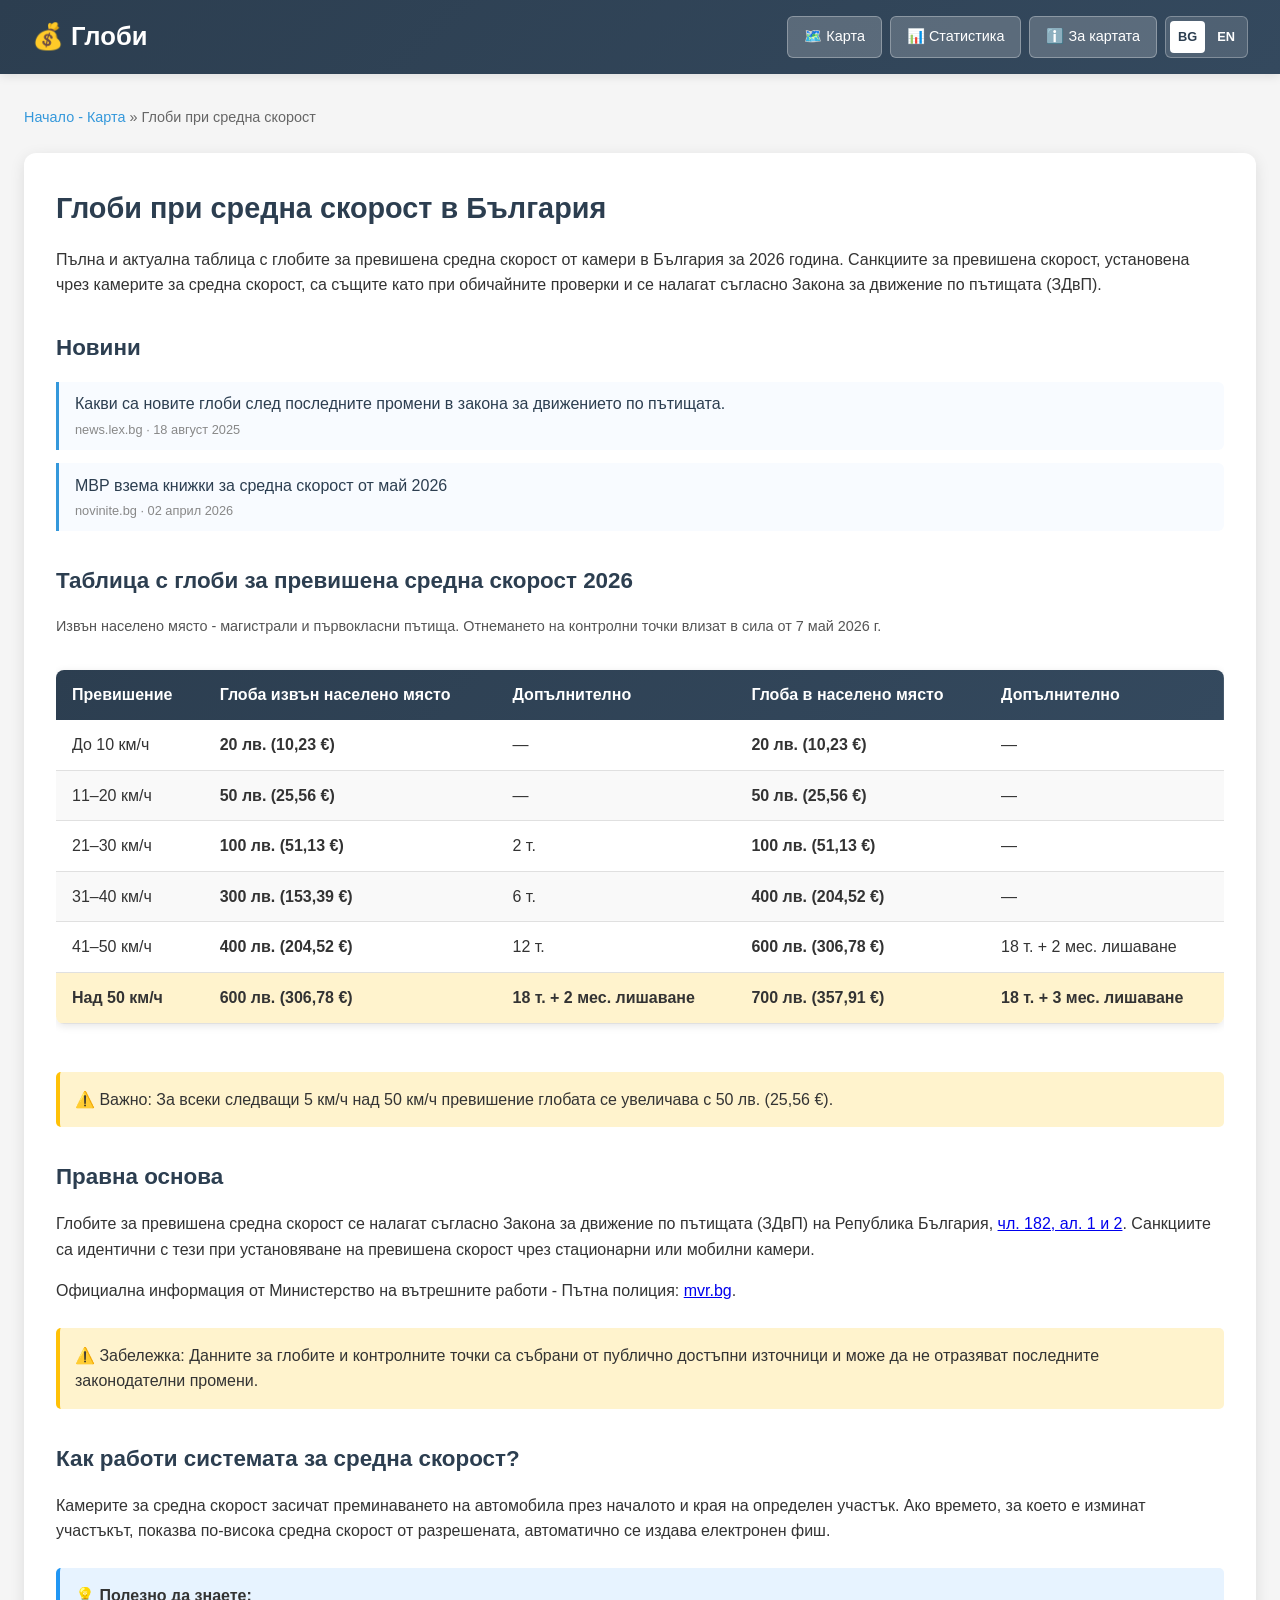
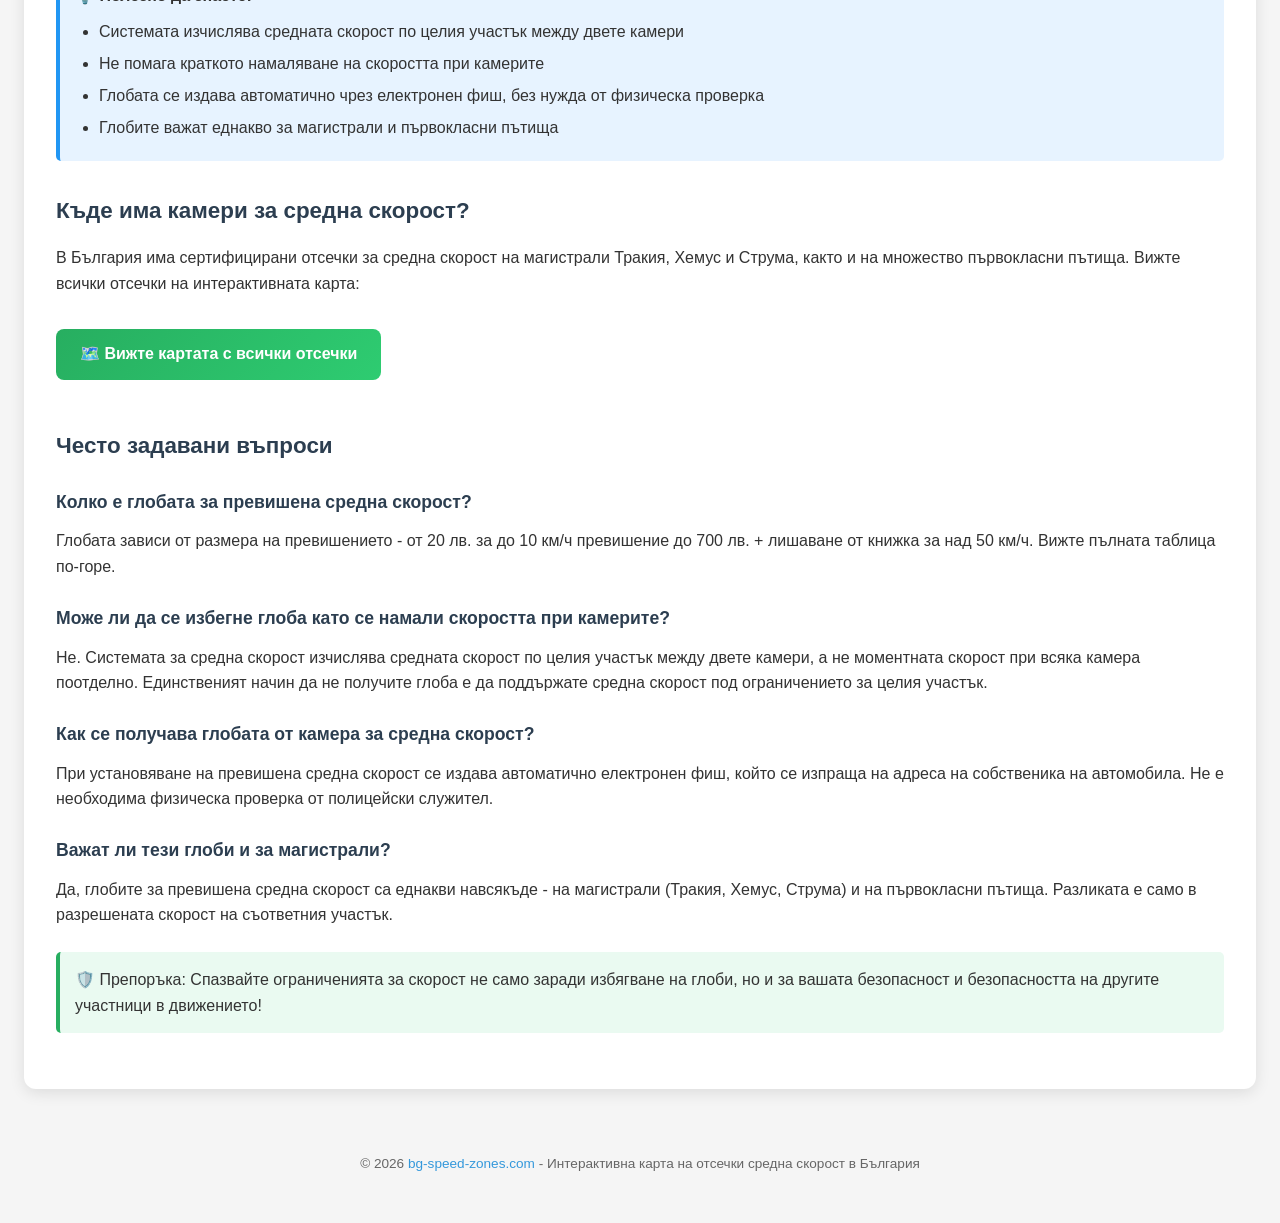
<file: globi-sredna-skorost.html>
<!DOCTYPE html>
<html lang="bg">

<head>
    <meta charset="UTF-8">
    <meta name="viewport" content="width=device-width, initial-scale=1.0">

    <link rel="icon" type="image/png" href="speedometer.png">

    <!-- Primary Meta Tags -->
    <title>Глоби при средна скорост 2026 - таблица с глоби и санкции</title>
    <meta name="title" content="Глоби при средна скорост 2026 - таблица с глоби и санкции">
    <meta name="description" content="Глоби при средна скорост в България 2026 - пълна таблица с глоби за превишена средна скорост от камери. Колко е глобата по ЗДвП чл. 182.">
    <meta name="keywords" content="глоби при средна скорост, глоби средна скорост, глоби превишена средна скорост, глоба превишена скорост, санкции средна скорост българия, глоби камери средна скорост, колко е глобата за средна скорост, глоби скорост магистрала, електронен фиш средна скорост, ЗДвП чл 182, глоби средна скорост 2026, таблица глоби скорост">
    <meta name="author" content="Валери Пенчев">
    <meta name="robots" content="index, follow">
    <meta name="language" content="Bulgarian">

    <!-- Open Graph / Facebook -->
    <meta property="og:type" content="article">
    <meta property="og:url" content="https://bg-speed-zones.com/globi-sredna-skorost">
    <meta property="og:title" content="Глоби при средна скорост 2026 - таблица с глоби и санкции">
    <meta property="og:description" content="Глоби при средна скорост в България 2026 - пълна таблица с глоби за превишена средна скорост от камери на магистрали и първокласни пътища.">
    <meta property="og:locale" content="bg_BG">

    <!-- Twitter -->
    <meta property="twitter:card" content="summary_large_image">
    <meta property="twitter:url" content="https://bg-speed-zones.com/globi-sredna-skorost">
    <meta property="twitter:title" content="Глоби при средна скорост 2026 - таблица с глоби и санкции">
    <meta property="twitter:description" content="Глоби при средна скорост в България 2026 - пълна таблица с глоби за превишена средна скорост от камери на магистрали и първокласни пътища.">

    <!-- Canonical URL -->
    <link rel="canonical" href="https://bg-speed-zones.com/globi-sredna-skorost">
    <link rel="alternate" hreflang="bg" href="https://bg-speed-zones.com/globi-sredna-skorost">
    <link rel="alternate" hreflang="en" href="https://bg-speed-zones.com/en/globi-sredna-skorost">
    <link rel="alternate" hreflang="x-default" href="https://bg-speed-zones.com/globi-sredna-skorost">

    <!-- Structured Data - Article -->
    <script type="application/ld+json">
    {
      "@context": "https://schema.org",
      "@type": "Article",
      "headline": "Глоби при средна скорост в България 2026",
      "description": "Пълна таблица с глоби за превишена средна скорост от камери в България. Санкции по ЗДвП чл. 182 за превишена скорост на магистрали и първокласни пътища.",
      "url": "https://bg-speed-zones.com/globi-sredna-skorost",
      "datePublished": "2026-02-09",
      "dateModified": "2026-02-09",
      "author": {
        "@type": "Person",
        "name": "Валери Пенчев"
      },
      "publisher": {
        "@type": "Person",
        "name": "Валери Пенчев"
      },
      "inLanguage": "bg-BG",
      "mainEntityOfPage": {
        "@type": "WebPage",
        "@id": "https://bg-speed-zones.com/globi-sredna-skorost"
      }
    }
    </script>

    <!-- Structured Data - FAQPage -->
    <script type="application/ld+json">
    {
      "@context": "https://schema.org",
      "@type": "FAQPage",
      "mainEntity": [
        {
          "@type": "Question",
          "name": "Колко е глобата за превишена средна скорост в България?",
          "acceptedAnswer": {
            "@type": "Answer",
            "text": "Глобите за превишена средна скорост зависят от превишението: до 10 км/ч - 20 лв., от 11 до 20 км/ч - 50 лв., от 21 до 30 км/ч - 100 лв., от 31 до 40 км/ч - 400 лв., от 41 до 50 км/ч - 600 лв., над 50 км/ч - 700 лв. плюс 3 месеца лишаване от книжка."
          }
        },
        {
          "@type": "Question",
          "name": "Как работи системата за средна скорост?",
          "acceptedAnswer": {
            "@type": "Answer",
            "text": "Камерите засичат преминаването на автомобила през началото и края на определен участък. Ако времето, за което е изминат, показва по-висока средна скорост от разрешената, автоматично се издава електронен фиш."
          }
        },
        {
          "@type": "Question",
          "name": "Кой закон регламентира глобите за превишена средна скорост?",
          "acceptedAnswer": {
            "@type": "Answer",
            "text": "Глобите за превишена средна скорост се налагат съгласно Закона за движение по пътищата (ЗДвП) на Република България, чл. 182, ал. 1 и 2."
          }
        },
        {
          "@type": "Question",
          "name": "Може ли да се избегне глоба като се намали скоростта при камерите?",
          "acceptedAnswer": {
            "@type": "Answer",
            "text": "Не. Системата изчислява средната скорост по целия участък между двете камери, а не моментната скорост при всяка камера. Краткото намаляване на скоростта при камерите не помага."
          }
        },
        {
          "@type": "Question",
          "name": "Къде има камери за средна скорост в България?",
          "acceptedAnswer": {
            "@type": "Answer",
            "text": "Камери за средна скорост има на магистралите Тракия, Хемус и Струма, както и на първокласни пътища в цялата страна. Вижте интерактивната карта на bg-speed-zones.com за всички сертифицирани отсечки."
          }
        }
      ]
    }
    </script>

    <style>
        * {
            margin: 0;
            padding: 0;
            box-sizing: border-box;
        }

        body {
            font-family: -apple-system, BlinkMacSystemFont, 'Segoe UI', Roboto, sans-serif;
            background: #f5f5f5;
            color: #333;
            line-height: 1.6;
        }

        .header {
            background: linear-gradient(135deg, #2c3e50, #34495e);
            color: white;
            padding: 1rem 2rem;
            box-shadow: 0 2px 10px rgba(0, 0, 0, 0.1);
        }

        .header-content {
            max-width: 1300px;
            margin: 0 auto;
            display: flex;
            justify-content: space-between;
            align-items: center;
        }

        .header h1 {
            font-size: 1.6rem;
            font-weight: 600;
        }

        nav {
            display: flex;
            gap: 0.5rem;
            flex-wrap: wrap;
        }

        nav a {
            color: white;
            text-decoration: none;
            background: rgba(255, 255, 255, 0.2);
            border: 1px solid rgba(255, 255, 255, 0.3);
            padding: 0.5rem 1rem;
            border-radius: 6px;
            font-size: 0.9rem;
            transition: all 0.3s ease;
            white-space: nowrap;
        }

        nav a:hover {
            background: rgba(255, 255, 255, 0.3);
        }

        .language-switcher {
            display: inline-flex;
            gap: 0.25rem;
            background: rgba(255, 255, 255, 0.14);
            border: 1px solid rgba(255, 255, 255, 0.28);
            border-radius: 6px;
            padding: 0.25rem;
        }

        .language-switcher a {
            border: 0;
            border-radius: 4px;
            background: transparent;
            color: white;
            cursor: pointer;
            font-size: 0.8rem;
            font-weight: 700;
            padding: 0.35rem 0.5rem;
        }

        .language-switcher a:hover,
        .language-switcher a.active {
            background: white;
            color: #2c3e50;
        }

        .content {
            max-width: 1300px;
            margin: 2rem auto;
            padding: 0 1.5rem;
        }

        .main-card {
            background: white;
            border-radius: 12px;
            box-shadow: 0 4px 15px rgba(0, 0, 0, 0.1);
            padding: 2rem;
            margin-bottom: 2rem;
        }

        h1.page-title {
            color: #2c3e50;
            font-size: 1.8rem;
            margin-bottom: 1rem;
        }

        h2 {
            color: #2c3e50;
            font-size: 1.4rem;
            margin: 2rem 0 1rem 0;
        }

        h3 {
            color: #2c3e50;
            font-size: 1.1rem;
            margin: 1.5rem 0 0.8rem 0;
        }

        p {
            margin-bottom: 1rem;
        }

        .fines-table {
            width: 100%;
            border-collapse: collapse;
            margin: 1.5rem 0;
            border-radius: 8px;
            overflow: hidden;
            box-shadow: 0 2px 8px rgba(0, 0, 0, 0.1);
        }

        .fines-table thead {
            background: linear-gradient(135deg, #2c3e50, #34495e);
            color: white;
        }

        .fines-table th {
            padding: 12px 16px;
            text-align: left;
            font-weight: 600;
            white-space: nowrap;
        }

        .fines-table td {
            padding: 12px 16px;
            border-bottom: 1px solid #e0e0e0;
            white-space: nowrap;
        }

        .fines-table tbody tr:nth-child(even) {
            background-color: #f9f9f9;
        }

        .fines-table tbody tr:hover {
            background-color: #f0f4f8;
        }

        .fines-table tbody tr:last-child {
            background-color: #fff3cd;
        }

        .fines-table tbody tr:last-child td {
            font-weight: 600;
        }

        .info-box {
            padding: 15px;
            border-radius: 5px;
            margin: 1.5rem 0;
        }

        .info-box-warning {
            background-color: #fff3cd;
            border-left: 4px solid #ffc107;
        }

        .info-box-info {
            background-color: #e7f3ff;
            border-left: 4px solid #2196F3;
        }

        .info-box ul {
            margin: 10px 0 0 0;
            padding-left: 1.5rem;
        }

        .info-box li {
            margin-bottom: 0.4rem;
        }

        .map-link {
            display: inline-block;
            background: linear-gradient(135deg, #27ae60, #2ecc71);
            color: white;
            padding: 0.8rem 1.5rem;
            border-radius: 8px;
            text-decoration: none;
            font-weight: 600;
            margin: 1rem 0;
            transition: all 0.3s ease;
        }

        .map-link:hover {
            transform: translateY(-2px);
            box-shadow: 0 4px 12px rgba(39, 174, 96, 0.3);
        }

        .breadcrumb {
            font-size: 0.9rem;
            color: #666;
            margin-bottom: 1.5rem;
        }

        .breadcrumb a {
            color: #3498db;
            text-decoration: none;
        }

        .breadcrumb a:hover {
            text-decoration: underline;
        }

        .news-list {
            list-style: none;
            padding: 0;
            margin: 1rem 0 0 0;
        }

        .news-list li {
            border-left: 3px solid #3498db;
            padding: 0.6rem 1rem;
            margin-bottom: 0.8rem;
            background: #f8fbff;
            border-radius: 0 6px 6px 0;
        }

        .news-list li a {
            color: #2c3e50;
            text-decoration: none;
            font-weight: 500;
        }

        .news-list li a:hover {
            color: #3498db;
            text-decoration: underline;
        }

        .news-source {
            font-size: 0.8rem;
            color: #888;
            display: block;
            margin-top: 0.2rem;
        }

        footer {
            text-align: center;
            padding: 2rem;
            color: #666;
            font-size: 0.85rem;
        }

        footer a {
            color: #3498db;
            text-decoration: none;
        }

        @media (max-width: 768px) {
            .header {
                padding: 1rem;
            }

            .header-content {
                flex-direction: column;
                gap: 1rem;
                text-align: center;
            }

            .header h1 {
                font-size: 1.3rem;
            }

            nav {
                justify-content: center;
            }

            nav a {
                padding: 0.4rem 0.8rem;
                font-size: 0.85rem;
            }

            .content {
                padding: 0 1rem;
                margin: 1rem auto;
            }

            .main-card {
                padding: 1.5rem;
            }

            h1.page-title {
                font-size: 1.4rem;
            }

            .fines-table th,
            .fines-table td {
                padding: 8px 10px;
                font-size: 0.9rem;
            }
        }
    </style>
</head>

<body data-page="fines">
    <div class="header">
        <div class="header-content">
            <h1 data-i18n="pages.fines.headerTitle">💰 Глоби</h1>
            <nav>
                <a href="/" data-i18n="nav.map">🗺️ Карта</a>
                <a href="/statistika" data-i18n="nav.statistics">📊 Статистика</a>
                <a href="/za-kartata" data-i18n="nav.about">ℹ️ За картата</a>
                <span class="language-switcher">
                    <a href="/globi-sredna-skorost" data-lang-option="bg">BG</a>
                    <a href="/en/globi-sredna-skorost" data-lang-option="en">EN</a>
                </span>
            </nav>
        </div>
    </div>

    <div class="content">
        <div class="breadcrumb">
            <a href="/" data-i18n="pages.fines.breadcrumbHome">Начало - Карта</a> &raquo; <span data-i18n="pages.fines.breadcrumbCurrent">Глоби при средна скорост</span>
        </div>

        <div class="main-card">
            <h1 class="page-title" data-i18n="pages.fines.pageTitle">Глоби при средна скорост в България</h1>
            <p data-i18n="pages.fines.intro">Пълна и актуална таблица с глобите за превишена средна скорост от камери в България за 2026 година. Санкциите за превишена скорост, установена чрез камерите за средна скорост, са същите като при обичайните проверки и се налагат съгласно Закона за движение по пътищата (ЗДвП).</p>

            <h2 data-i18n="pages.fines.newsTitle">Новини</h2>
            <ul class="news-list">
                <li>
                    <a href="https://news.lex.bg/pregled-na-pechata/след-последните-промени-в-закона-за-дв/" target="_blank" rel="noopener" data-i18n="pages.fines.newsFirst">Какви са новите глоби след последните промени в закона за движението по пътищата.</a>
                    <span class="news-source" data-i18n="pages.fines.newsFirstSource">news.lex.bg · 18 август 2025</span>
                </li>
                <li>
                    <a href="https://m.novinite.bg/articles/282696/mvr-vzema-knizhki-za-sredna-skorost-ot-may" target="_blank" rel="noopener" data-i18n="pages.fines.newsSecond">МВР взема книжки за средна скорост от май 2026</a>
                    <span class="news-source" data-i18n="pages.fines.newsSecondSource">novinite.bg · 02 април 2026</span>
                </li>
            </ul>

            <h2 data-i18n="pages.fines.tableTitle">Таблица с глоби за превишена средна скорост 2026</h2>
            <p style="font-size:0.9rem; color:#555; margin-bottom:0.5rem;" data-i18n="pages.fines.tableNote">Извън населено място - магистрали и първокласни пътища. Отнемането на контролни точки влизат в сила от 7 май 2026 г.</p>
            <div style="overflow-x:auto;">
            <table class="fines-table">
                <thead>
                    <tr>
                        <th data-i18n="pages.fines.excess">Превишение</th>
                        <th data-i18n="pages.fines.fine">Глоба извън населено място</th>
                        <th data-i18n="pages.fines.additional">Допълнително</th>
                        <th data-i18n="pages.fines.fineUrban">Глоба в населено място</th>
                        <th data-i18n="pages.fines.additionalUrban">Допълнително</th>
                    </tr>
                </thead>
                <tbody>
                    <tr>
                        <td data-i18n="pages.fines.upTo10">До 10 км/ч</td>
                        <td><strong>20 лв. (10,23 €)</strong></td>
                        <td>—</td>
                        <td><strong>20 лв. (10,23 €)</strong></td>
                        <td>—</td>
                    </tr>
                    <tr>
                        <td>11–20 км/ч</td>
                        <td><strong>50 лв. (25,56 €)</strong></td>
                        <td>—</td>
                        <td><strong>50 лв. (25,56 €)</strong></td>
                        <td>—</td>
                    </tr>
                    <tr>
                        <td>21–30 км/ч</td>
                        <td><strong>100 лв. (51,13 €)</strong></td>
                        <td data-i18n="pages.fines.points2">2 т.</td>
                        <td><strong>100 лв. (51,13 €)</strong></td>
                        <td>—</td>
                    </tr>
                    <tr>
                        <td>31–40 км/ч</td>
                        <td><strong>300 лв. (153,39 €)</strong></td>
                        <td data-i18n="pages.fines.points6">6 т.</td>
                        <td><strong>400 лв. (204,52 €)</strong></td>
                        <td>—</td>
                    </tr>
                    <tr>
                        <td>41–50 км/ч</td>
                        <td><strong>400 лв. (204,52 €)</strong></td>
                        <td data-i18n="pages.fines.points12">12 т.</td>
                        <td><strong>600 лв. (306,78 €)</strong></td>
                        <td data-i18n="pages.fines.suspension2">18 т. + 2 мес. лишаване</td>
                    </tr>
                    <tr>
                        <td data-i18n="pages.fines.over50">Над 50 км/ч</td>
                        <td><strong>600 лв. (306,78 €)</strong></td>
                        <td data-i18n="pages.fines.points18">18 т. + 2 мес. лишаване</td>
                        <td><strong>700 лв. (357,91 €)</strong></td>
                        <td data-i18n="pages.fines.suspension3">18 т. + 3 мес. лишаване</td>
                    </tr>
                </tbody>
            </table>
            </div>

            <div class="info-box info-box-warning">
                <span data-i18n="pages.fines.important">⚠️ Важно: За всеки следващи 5 км/ч над 50 км/ч превишение глобата се увеличава с 50 лв. (25,56 €).</span>
            </div>

            <h2 data-i18n="pages.fines.legalTitle">Правна основа</h2>
            <p data-i18n-html="pages.fines.legalText">Глобите за превишена средна скорост се налагат съгласно Закона за движение по пътищата (ЗДвП) на Република България, <a href="https://lex.bg/laws/ldoc/2134649345#i_11284" target="_blank" rel="noopener noreferrer nofollow">чл. 182, ал. 1 и 2</a>. Санкциите са идентични с тези при установяване на превишена скорост чрез стационарни или мобилни камери.</p>
            <p data-i18n-html="pages.fines.mvrSource">Официална информация от Министерство на вътрешните работи - Пътна полиция: <a href="https://mvr.bg/opp/полезна-информация/полезна-пътна-информация/налагане-на-глоби-и-наказания-за-превишена-скорост" target="_blank" rel="noopener noreferrer nofollow">mvr.bg</a>.</p>

            <div class="info-box info-box-warning">
                <span data-i18n="pages.fines.disclaimer">⚠️ Забележка: Данните за глобите и контролните точки са събрани от публично достъпни източници и може да не отразяват последните законодателни промени.</span>
            </div>

            <h2 data-i18n="pages.fines.howTitle">Как работи системата за средна скорост?</h2>
            <p data-i18n="pages.fines.howText">Камерите за средна скорост засичат преминаването на автомобила през началото и края на определен участък. Ако времето, за което е изминат участъкът, показва по-висока средна скорост от разрешената, автоматично се издава електронен фиш.</p>

            <div class="info-box info-box-info">
                <strong data-i18n="pages.fines.usefulTitle">💡 Полезно да знаете:</strong>
                <ul>
                    <li data-i18n="pages.fines.useful1">Системата изчислява средната скорост по целия участък между двете камери</li>
                    <li data-i18n="pages.fines.useful2">Не помага краткото намаляване на скоростта при камерите</li>
                    <li data-i18n="pages.fines.useful3">Глобата се издава автоматично чрез електронен фиш, без нужда от физическа проверка</li>
                    <li data-i18n="pages.fines.useful4">Глобите важат еднакво за магистрали и първокласни пътища</li>
                </ul>
            </div>

            <h2 data-i18n="pages.fines.whereTitle">Къде има камери за средна скорост?</h2>
            <p data-i18n="pages.fines.whereText">В България има сертифицирани отсечки за средна скорост на магистрали Тракия, Хемус и Струма, както и на множество първокласни пътища. Вижте всички отсечки на интерактивната карта:</p>
            <a href="/" class="map-link" data-i18n="pages.fines.viewMap">🗺️ Вижте картата с всички отсечки</a>

            <h2 data-i18n="pages.fines.faqTitle">Често задавани въпроси</h2>

            <h3 data-i18n="pages.fines.faqFineTitle">Колко е глобата за превишена средна скорост?</h3>
            <p data-i18n="pages.fines.faqFineText">Глобата зависи от размера на превишението - от 20 лв. за до 10 км/ч превишение до 700 лв. + лишаване от книжка за над 50 км/ч. Вижте пълната таблица по-горе.</p>

            <h3 data-i18n="pages.fines.faqSlowTitle">Може ли да се избегне глоба като се намали скоростта при камерите?</h3>
            <p data-i18n="pages.fines.faqSlowText">Не. Системата за средна скорост изчислява средната скорост по целия участък между двете камери, а не моментната скорост при всяка камера поотделно. Единственият начин да не получите глоба е да поддържате средна скорост под ограничението за целия участък.</p>

            <h3 data-i18n="pages.fines.faqReceiveTitle">Как се получава глобата от камера за средна скорост?</h3>
            <p data-i18n="pages.fines.faqReceiveText">При установяване на превишена средна скорост се издава автоматично електронен фиш, който се изпраща на адреса на собственика на автомобила. Не е необходима физическа проверка от полицейски служител.</p>

            <h3 data-i18n="pages.fines.faqMotorwaysTitle">Важат ли тези глоби и за магистрали?</h3>
            <p data-i18n="pages.fines.faqMotorwaysText">Да, глобите за превишена средна скорост са еднакви навсякъде - на магистрали (Тракия, Хемус, Струма) и на първокласни пътища. Разликата е само в разрешената скорост на съответния участък.</p>

            <div class="info-box" style="background:#eafaf1; border-left:4px solid #27ae60; margin-top:1.5rem;">
                <span data-i18n="pages.fines.recommendation">🛡️ Препоръка: Спазвайте ограниченията за скорост не само заради избягване на глоби, но и за вашата безопасност и безопасността на другите участници в движението!</span>
            </div>
        </div>
    </div>

    <footer>
        <p>&copy; 2026 <a href="/">bg-speed-zones.com</a> - <span data-i18n="siteFooter.text">Интерактивна карта на отсечки средна скорост в България</span></p>
    </footer>
    <script src="locales/bg.js"></script>
    <script src="locales/en.js"></script>
    <script src="i18n.js"></script>
</body>

</html>
</file>
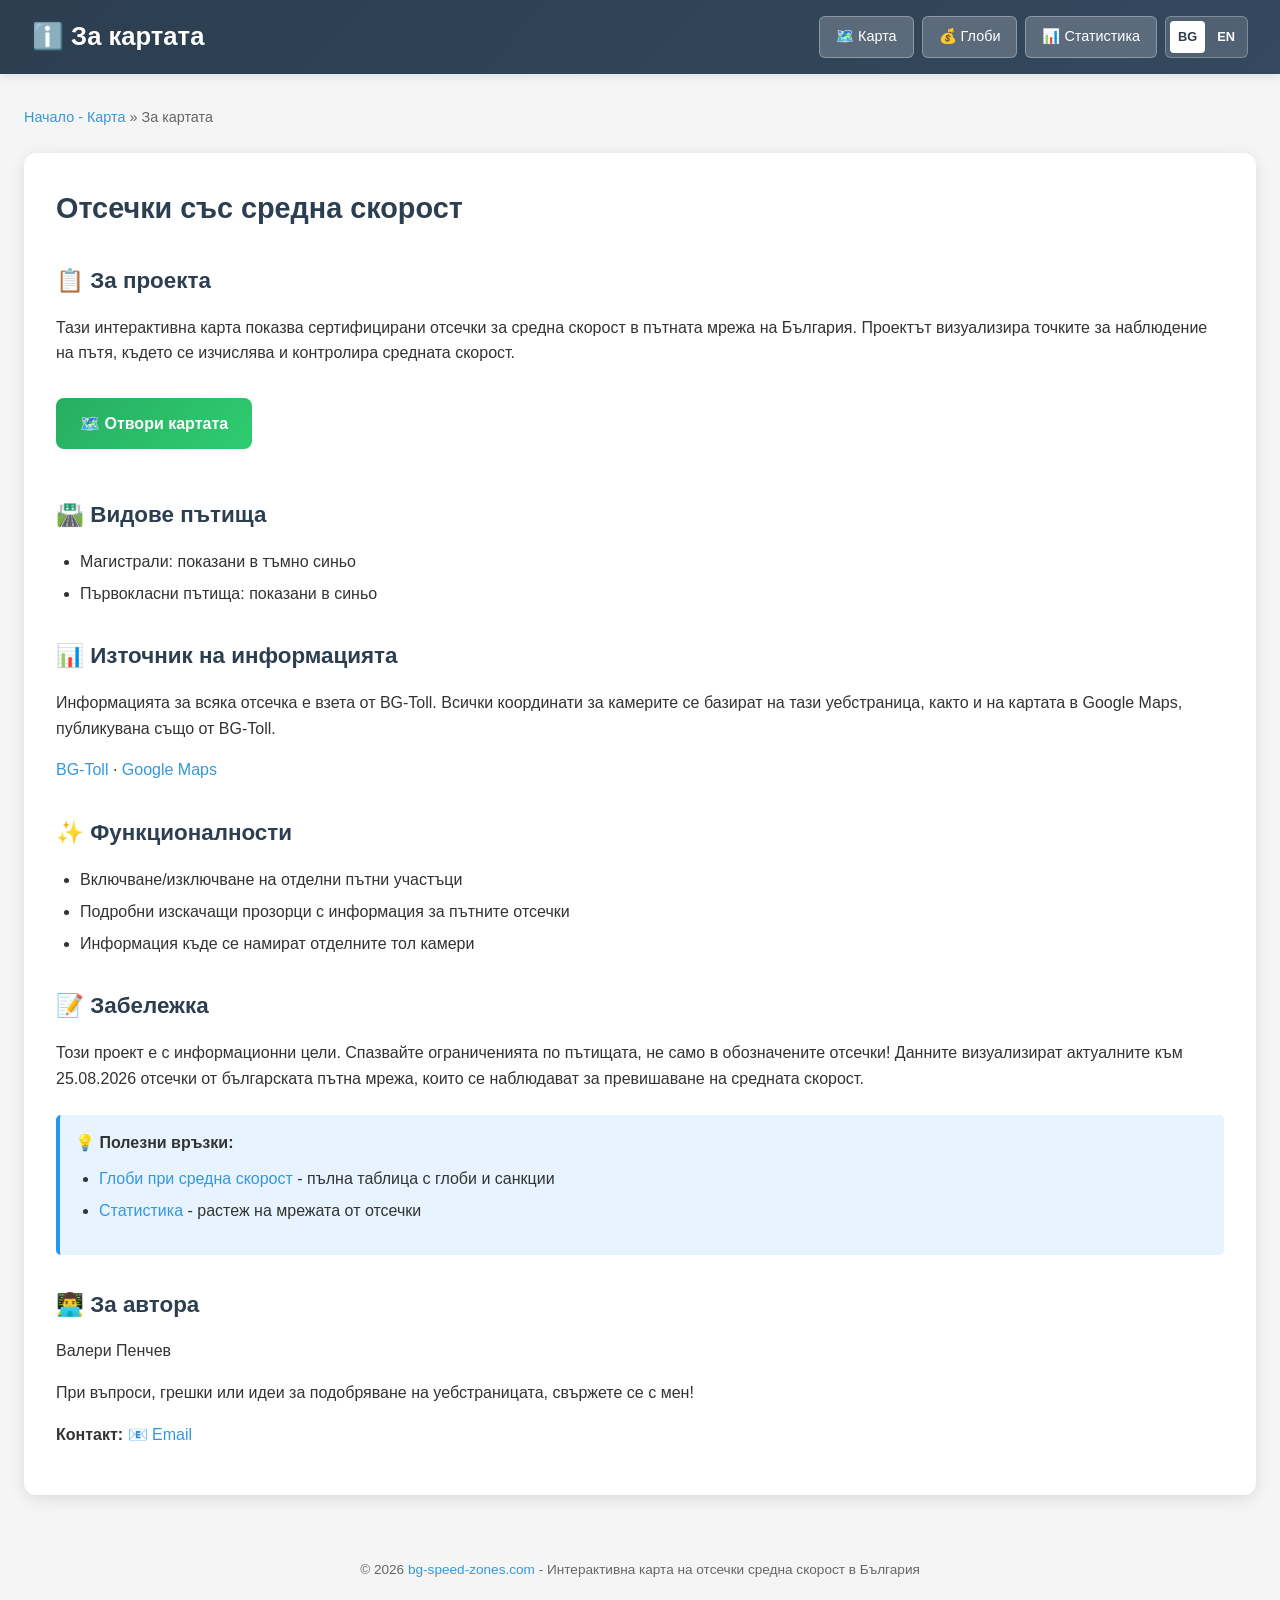
<file: za-kartata.html>
<!DOCTYPE html>
<html lang="bg">

<head>
    <meta charset="UTF-8">
    <meta name="viewport" content="width=device-width, initial-scale=1.0">

    <link rel="icon" type="image/png" href="speedometer.png">

    <!-- Primary Meta Tags -->
    <title>За картата - Отсечки средна скорост България</title>
    <meta name="title" content="За картата - Отсечки средна скорост България">
    <meta name="description" content="Информация за интерактивната карта на отсечки за средна скорост в България. Източник на данните, функционалности и контакт.">
    <meta name="keywords" content="отсечки средна скорост, карта средна скорост българия, камери средна скорост информация, bg toll средна скорост">
    <meta name="author" content="Валери Пенчев">
    <meta name="robots" content="index, follow">
    <meta name="language" content="Bulgarian">

    <!-- Open Graph / Facebook -->
    <meta property="og:type" content="website">
    <meta property="og:url" content="https://bg-speed-zones.com/za-kartata">
    <meta property="og:title" content="За картата - Отсечки средна скорост България">
    <meta property="og:description" content="Информация за интерактивната карта на отсечки за средна скорост в България.">
    <meta property="og:locale" content="bg_BG">

    <!-- Twitter -->
    <meta property="twitter:card" content="summary_large_image">
    <meta property="twitter:url" content="https://bg-speed-zones.com/za-kartata">
    <meta property="twitter:title" content="За картата - Отсечки средна скорост България">
    <meta property="twitter:description" content="Информация за интерактивната карта на отсечки за средна скорост в България.">

    <!-- Canonical URL -->
    <link rel="canonical" href="https://bg-speed-zones.com/za-kartata">
    <link rel="alternate" hreflang="bg" href="https://bg-speed-zones.com/za-kartata">
    <link rel="alternate" hreflang="en" href="https://bg-speed-zones.com/en/za-kartata">
    <link rel="alternate" hreflang="x-default" href="https://bg-speed-zones.com/za-kartata">

    <style>
        * { margin: 0; padding: 0; box-sizing: border-box; }
        body { font-family: -apple-system, BlinkMacSystemFont, 'Segoe UI', Roboto, sans-serif; background: #f5f5f5; color: #333; line-height: 1.6; }
        .header { background: linear-gradient(135deg, #2c3e50, #34495e); color: white; padding: 1rem 2rem; box-shadow: 0 2px 10px rgba(0,0,0,0.1); }
        .header-content { max-width: 1300px; margin: 0 auto; display: flex; justify-content: space-between; align-items: center; }
        .header h1 { font-size: 1.6rem; font-weight: 600; }
        nav { display: flex; gap: 0.5rem; flex-wrap: wrap; }
        nav a { color: white; text-decoration: none; background: rgba(255,255,255,0.2); border: 1px solid rgba(255,255,255,0.3); padding: 0.5rem 1rem; border-radius: 6px; font-size: 0.9rem; transition: all 0.3s ease; white-space: nowrap; }
        nav a:hover { background: rgba(255,255,255,0.3); }
        .language-switcher { display: inline-flex; gap: 0.25rem; background: rgba(255,255,255,0.14); border: 1px solid rgba(255,255,255,0.28); border-radius: 6px; padding: 0.25rem; }
        .language-switcher a { border: 0; border-radius: 4px; background: transparent; color: white; cursor: pointer; font-size: 0.8rem; font-weight: 700; padding: 0.35rem 0.5rem; }
        .language-switcher a:hover, .language-switcher a.active { background: white; color: #2c3e50; }
        .content { max-width: 1300px; margin: 2rem auto; padding: 0 1.5rem; }
        .main-card { background: white; border-radius: 12px; box-shadow: 0 4px 15px rgba(0,0,0,0.1); padding: 2rem; margin-bottom: 2rem; }
        h1.page-title { color: #2c3e50; font-size: 1.8rem; margin-bottom: 1rem; }
        h2 { color: #2c3e50; font-size: 1.4rem; margin: 2rem 0 1rem 0; }
        h3 { color: #2c3e50; font-size: 1.1rem; margin: 1.5rem 0 0.8rem 0; }
        p { margin-bottom: 1rem; }
        ul { margin-bottom: 1rem; padding-left: 1.5rem; }
        li { margin-bottom: 0.4rem; }
        a { color: #3498db; text-decoration: none; }
        a:hover { text-decoration: underline; }
        .breadcrumb { font-size: 0.9rem; color: #666; margin-bottom: 1.5rem; }
        .map-link { display: inline-block; background: linear-gradient(135deg, #27ae60, #2ecc71); color: white; padding: 0.8rem 1.5rem; border-radius: 8px; text-decoration: none; font-weight: 600; margin: 1rem 0; transition: all 0.3s ease; }
        .map-link:hover { transform: translateY(-2px); box-shadow: 0 4px 12px rgba(39,174,96,0.3); text-decoration: none; }
        .info-box { padding: 15px; border-radius: 5px; margin: 1.5rem 0; background-color: #e7f3ff; border-left: 4px solid #2196F3; }
        footer { text-align: center; padding: 2rem; color: #666; font-size: 0.85rem; }
        footer a { color: #3498db; text-decoration: none; }
        @media (max-width: 768px) {
            .header { padding: 1rem; }
            .header-content { flex-direction: column; gap: 1rem; text-align: center; }
            .header h1 { font-size: 1.3rem; }
            nav { justify-content: center; }
            nav a { padding: 0.4rem 0.8rem; font-size: 0.85rem; }
            .content { padding: 0 1rem; margin: 1rem auto; }
            .main-card { padding: 1.5rem; }
            h1.page-title { font-size: 1.4rem; }
        }
    </style>
</head>

<body data-page="about">
    <div class="header">
        <div class="header-content">
            <h1 data-i18n="pages.about.headerTitle">ℹ️ За картата</h1>
            <nav>
                <a href="/" data-i18n="nav.map">🗺️ Карта</a>
                <a href="/globi-sredna-skorost" data-i18n="nav.fines">💰 Глоби</a>
                <a href="/statistika" data-i18n="nav.statistics">📊 Статистика</a>
                <span class="language-switcher">
                    <a href="/za-kartata" data-lang-option="bg">BG</a>
                    <a href="/en/za-kartata" data-lang-option="en">EN</a>
                </span>
            </nav>
        </div>
    </div>

    <div class="content">
        <div class="breadcrumb">
            <a href="/" data-i18n="pages.about.breadcrumbHome">Начало - Карта</a> &raquo; <span data-i18n="pages.about.breadcrumbCurrent">За картата</span>
        </div>

        <div class="main-card">
            <h1 class="page-title" data-i18n="pages.about.pageTitle">Отсечки със средна скорост</h1>

            <h2 data-i18n="pages.about.projectTitle">📋 За проекта</h2>
            <p data-i18n="pages.about.projectText">Тази интерактивна карта показва сертифицирани отсечки за средна скорост в пътната мрежа на България.
                Проектът визуализира точките за наблюдение на пътя, където се изчислява и контролира средната скорост.</p>

            <a href="/" class="map-link" data-i18n="pages.about.openMap">🗺️ Отвори картата</a>

            <h2 data-i18n="pages.about.roadTypesTitle">🛣️ Видове пътища</h2>
            <ul>
                <li data-i18n="pages.about.highwaysType">Магистрали: показани в тъмно синьо</li>
                <li data-i18n="pages.about.mainRoadsType">Първокласни пътища: показани в синьо</li>
            </ul>

            <h2 data-i18n="pages.about.sourcesTitle">📊 Източник на информацията</h2>
            <p data-i18n="pages.about.sourcesText">Информацията за всяка отсечка е взета от BG-Toll. Всички координати за камерите се базират на тази уебстраница, както и на картата в Google Maps, публикувана също от BG-Toll.</p>
            <p><a href="https://www.bgtoll.bg/vaprosi-i-otgovori/sredna-skorost/wim" target="_blank" rel="noopener noreferrer nofollow">BG-Toll</a> · <a href="https://www.google.com/maps/d/u/0/viewer?mid=1bydr93x-u18Oz3lm7ngmWhVTgsP2Eys&ll=42.70781135198676%2C25.26928449999999&z=8" target="_blank" rel="noopener noreferrer nofollow">Google Maps</a></p>

            <h2 data-i18n="pages.about.featuresTitle">✨ Функционалности</h2>
            <ul>
                <li data-i18n="pages.about.featureToggle">Включване/изключване на отделни пътни участъци</li>
                <li data-i18n="pages.about.featurePopups">Подробни изскачащи прозорци с информация за пътните отсечки</li>
                <li data-i18n="pages.about.featureCameras">Информация къде се намират отделните тол камери</li>
            </ul>

            <h2 data-i18n="pages.about.noteTitle">📝 Забележка</h2>
            <p data-i18n="pages.about.noteText">Този проект е с информационни цели. Спазвайте ограниченията по пътищата, не само в обозначените отсечки! Данните визуализират актуалните към 25.08.2026 отсечки от българската пътна мрежа, които се наблюдават за превишаване на средната скорост.</p>

            <div class="info-box">
                <strong data-i18n="pages.about.usefulLinks">💡 Полезни връзки:</strong>
                <ul style="margin-top: 10px;">
                    <li><a href="/globi-sredna-skorost" data-i18n="pages.about.finesLink">Глоби при средна скорост</a> - <span data-i18n="pages.about.finesLinkDescription">пълна таблица с глоби и санкции</span></li>
                    <li><a href="/statistika" data-i18n="pages.about.statsLink">Статистика</a> - <span data-i18n="pages.about.statsLinkDescription">растеж на мрежата от отсечки</span></li>
                </ul>
            </div>

            <h2 data-i18n="pages.about.authorTitle">👨‍💻 За автора</h2>
            <p data-i18n="pages.about.authorName">Валери Пенчев</p>
            <p data-i18n="pages.about.authorText">При въпроси, грешки или идеи за подобряване на уебстраницата, свържете се с мен!</p>
            <p><strong data-i18n="pages.about.contact">Контакт:</strong>
                <a href="mailto:valeri.projects@gmail.com">📧 Email</a>
            </p>
        </div>
    </div>

    <footer>
        <p>&copy; 2026 <a href="/">bg-speed-zones.com</a> - <span data-i18n="siteFooter.text">Интерактивна карта на отсечки средна скорост в България</span></p>
    </footer>
    <script src="locales/bg.js"></script>
    <script src="locales/en.js"></script>
    <script src="i18n.js"></script>
</body>

</html>
</file>
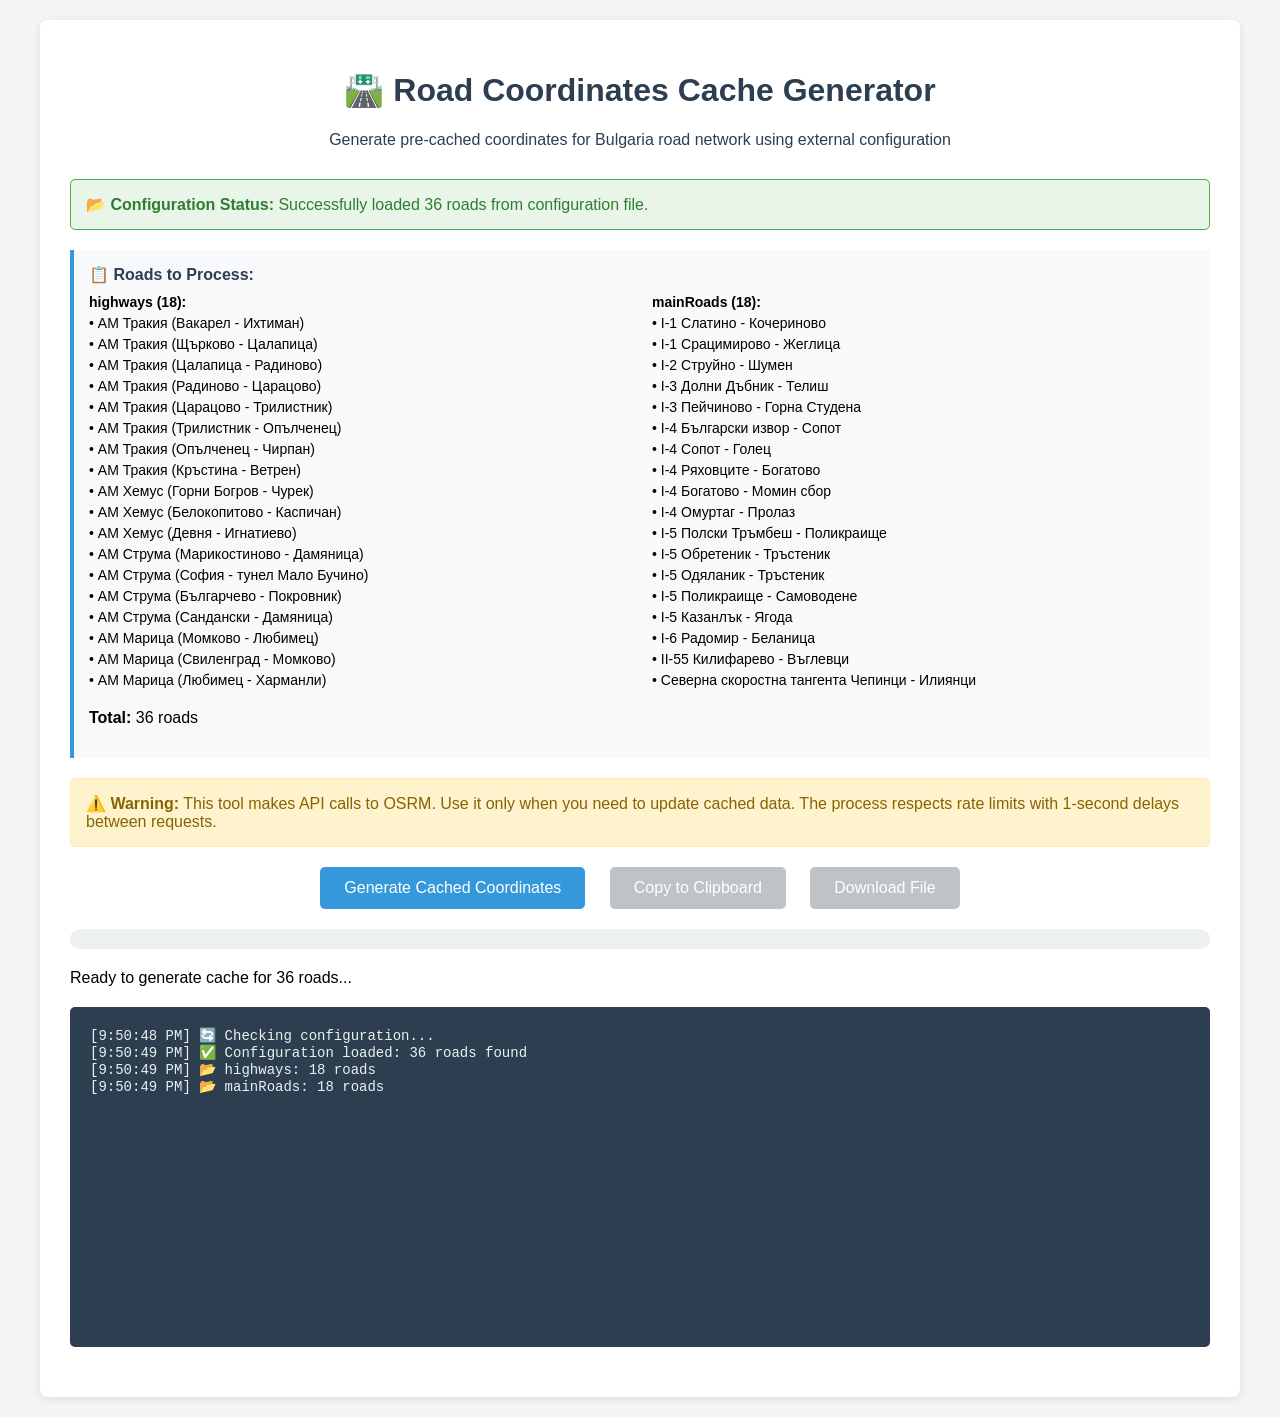
<file: cache-generator/cache-generator.html>
<!DOCTYPE html>
<html lang="en">

<head>
    <meta charset="UTF-8">
    <meta name="viewport" content="width=device-width, initial-scale=1.0">
    <meta name="robots" content="noindex, nofollow">
    <title>Road Coordinates Cache Generator</title>
    <style>
        body {
            font-family: Arial, sans-serif;
            max-width: 1200px;
            margin: 0 auto;
            padding: 20px;
            background-color: #f5f5f5;
        }

        .container {
            background: white;
            border-radius: 8px;
            padding: 30px;
            box-shadow: 0 2px 10px rgba(0, 0, 0, 0.1);
        }

        .header {
            text-align: center;
            margin-bottom: 30px;
            color: #2c3e50;
        }

        .config-status {
            background: #e8f5e8;
            border: 1px solid #4caf50;
            color: #2e7d32;
            padding: 15px;
            border-radius: 5px;
            margin: 20px 0;
            display: none;
        }

        .config-status.error {
            background: #ffebee;
            border-color: #f44336;
            color: #c62828;
        }

        .progress {
            background: #ecf0f1;
            border-radius: 10px;
            height: 20px;
            margin: 20px 0;
            overflow: hidden;
        }

        .progress-bar {
            background: linear-gradient(90deg, #3498db, #2980b9);
            height: 100%;
            width: 0%;
            transition: width 0.3s ease;
        }

        .log {
            background: #2c3e50;
            color: #ecf0f1;
            padding: 20px;
            border-radius: 5px;
            font-family: 'Courier New', monospace;
            font-size: 14px;
            height: 300px;
            overflow-y: auto;
            margin: 20px 0;
        }

        .controls {
            text-align: center;
            margin: 20px 0;
        }

        button {
            background: #3498db;
            color: white;
            border: none;
            padding: 12px 24px;
            border-radius: 5px;
            cursor: pointer;
            font-size: 16px;
            margin: 0 10px;
        }

        button:hover {
            background: #2980b9;
        }

        button:disabled {
            background: #bdc3c7;
            cursor: not-allowed;
        }

        .output {
            background: #f8f9fa;
            border: 1px solid #dee2e6;
            border-radius: 5px;
            padding: 20px;
            margin: 20px 0;
            font-family: 'Courier New', monospace;
            font-size: 12px;
            max-height: 400px;
            overflow-y: auto;
        }

        .warning {
            background: #fff3cd;
            border: 1px solid #ffeaa7;
            color: #856404;
            padding: 15px;
            border-radius: 5px;
            margin: 20px 0;
        }

        .road-summary {
            background: #f8f9fa;
            border-left: 4px solid #3498db;
            padding: 15px;
            margin: 20px 0;
        }

        .road-summary h4 {
            margin: 0 0 10px 0;
            color: #2c3e50;
        }

        .road-list {
            columns: 2;
            column-gap: 20px;
            font-size: 14px;
        }

        .road-list div {
            break-inside: avoid;
            margin-bottom: 5px;
        }
    </style>
</head>

<body>
    <div class="container">
        <div class="header">
            <h1>🛣️ Road Coordinates Cache Generator</h1>
            <p>Generate pre-cached coordinates for Bulgaria road network using external configuration</p>
        </div>

        <div id="configStatus" class="config-status">
            <strong>📂 Configuration Status:</strong> <span id="configStatusText">Loading...</span>
        </div>

        <div id="roadSummary" class="road-summary" style="display: none;">
            <h4>📋 Roads to Process:</h4>
            <div id="roadList" class="road-list"></div>
            <p><strong>Total:</strong> <span id="totalRoads">0</span> roads</p>
        </div>

        <div class="warning">
            <strong>⚠️ Warning:</strong> This tool makes API calls to OSRM. Use it only when you need to update cached
            data. The process respects rate limits with 1-second delays between requests.
        </div>

        <div class="controls">
            <button id="generateBtn" onclick="generateCache()" disabled>Generate Cached Coordinates</button>
            <button id="copyBtn" onclick="copyToClipboard()" disabled>Copy to Clipboard</button>
            <button id="downloadBtn" onclick="downloadFile()" disabled>Download File</button>
        </div>

        <div class="progress">
            <div class="progress-bar" id="progressBar"></div>
        </div>
        <div id="progressText">Waiting for configuration to load...</div>

        <div class="log" id="logOutput"></div>

        <div class="output" id="cacheOutput" style="display: none;">
            <h3>Generated Cache Data (Copy this to roads-data-cached.js):</h3>
            <pre id="cacheData"></pre>
        </div>
    </div>

    <!-- Load external configuration -->
    <script src="roads-config.js"></script>
    <script>
        let generatedData = null;
        let configLoaded = false;

        // Check if configuration is loaded
        function checkConfiguration() {
            const configStatus = document.getElementById('configStatus');
            const configStatusText = document.getElementById('configStatusText');
            const generateBtn = document.getElementById('generateBtn');
            const progressText = document.getElementById('progressText');
            const roadSummary = document.getElementById('roadSummary');
            const roadList = document.getElementById('roadList');
            const totalRoads = document.getElementById('totalRoads');

            if (typeof window.RoadsConfig === 'undefined') {
                configStatus.className = 'config-status error';
                configStatus.style.display = 'block';
                configStatusText.textContent = 'Configuration file (roads-config.js) not found or failed to load!';
                progressText.textContent = 'Cannot proceed without configuration file.';
                log('❌ Configuration file not loaded. Please ensure roads-config.js is in the same folder.');
                return false;
            }

            const { ROAD_TRACKS } = window.RoadsConfig;

            // Count total roads
            let totalCount = 0;
            const roadsByType = {};

            for (const [roadType, roads] of Object.entries(ROAD_TRACKS)) {
                if (roads.length > 0) {
                    roadsByType[roadType] = roads.length;
                    totalCount += roads.length;
                }
            }

            if (totalCount === 0) {
                configStatus.className = 'config-status error';
                configStatus.style.display = 'block';
                configStatusText.textContent = 'No roads found in configuration!';
                progressText.textContent = 'Configuration contains no road data.';
                return false;
            }

            // Display success status
            configStatus.className = 'config-status';
            configStatus.style.display = 'block';
            configStatusText.textContent = `Successfully loaded ${totalCount} roads from configuration file.`;

            // Show road summary
            roadSummary.style.display = 'block';
            totalRoads.textContent = totalCount;

            // Create road list
            let roadListHTML = '';
            for (const [roadType, roads] of Object.entries(ROAD_TRACKS)) {
                if (roads.length > 0) {
                    roadListHTML += `<div><strong>${roadType} (${roads.length}):</strong></div>`;
                    roads.forEach(road => {
                        roadListHTML += `<div>• ${road.name}</div>`;
                    });
                }
            }
            roadList.innerHTML = roadListHTML;

            // Enable generate button
            generateBtn.disabled = false;
            progressText.textContent = `Ready to generate cache for ${totalCount} roads...`;

            log(`✅ Configuration loaded: ${totalCount} roads found`);
            for (const [roadType, count] of Object.entries(roadsByType)) {
                log(`📂 ${roadType}: ${count} roads`);
            }

            return true;
        }

        function log(message) {
            const logOutput = document.getElementById('logOutput');
            const timestamp = new Date().toLocaleTimeString();
            logOutput.innerHTML += `[${timestamp}] ${message}<br>`;
            logOutput.scrollTop = logOutput.scrollHeight;
        }

        function updateProgress(current, total) {
            const percentage = (current / total) * 100;
            document.getElementById('progressBar').style.width = `${percentage}%`;
            document.getElementById('progressText').textContent =
                `Processing ${current}/${total} roads (${Math.round(percentage)}%)`;
        }

        async function fetchRoadCoordinates(startCoords, endCoords) {
            const url = `https://router.project-osrm.org/route/v1/driving/${startCoords[1]},${startCoords[0]};${endCoords[1]},${endCoords[0]}?geometries=geojson&overview=full`;

            try {
                const response = await fetch(url);
                if (!response.ok) throw new Error(`HTTP ${response.status}`);

                const data = await response.json();
                if (data.routes && data.routes[0] && data.routes[0].geometry) {
                    return data.routes[0].geometry.coordinates.map(coord => [coord[1], coord[0]]);
                }
                return null;
            } catch (error) {
                log(`❌ Error: ${error.message}`);
                return null;
            }
        }

        async function generateCache() {
            if (!configLoaded) {
                alert('Configuration not loaded! Please refresh the page and ensure roads-config.js is available.');
                return;
            }

            const generateBtn = document.getElementById('generateBtn');
            const copyBtn = document.getElementById('copyBtn');
            const downloadBtn = document.getElementById('downloadBtn');

            generateBtn.disabled = true;
            log('🚀 Starting cache generation from external configuration...');

            const { ROAD_TRACKS } = window.RoadsConfig;
            const result = JSON.parse(JSON.stringify(ROAD_TRACKS)); // Deep copy
            let totalRoads = 0;
            let currentRoad = 0;

            // Count total roads
            for (const roads of Object.values(ROAD_TRACKS)) {
                totalRoads += roads.length;
            }

            log(`📊 Processing ${totalRoads} roads from configuration...`);

            // Process each road type
            for (const [roadType, roads] of Object.entries(ROAD_TRACKS)) {
                if (roads.length === 0) continue;

                log(`📂 Processing ${roadType} (${roads.length} roads)...`);

                for (let i = 0; i < roads.length; i++) {
                    const road = roads[i];
                    currentRoad++;

                    log(`🛣️ Fetching ${road.name}...`);
                    updateProgress(currentRoad, totalRoads);

                    const coordinates = await fetchRoadCoordinates(
                        road.startPoint.coordinates,
                        road.endPoint.coordinates
                    );

                    if (coordinates) {
                        result[roadType][i].coordinates = coordinates;
                        log(`✅ ${road.name} - ${coordinates.length} points cached`);
                    } else {
                        result[roadType][i].coordinates = [
                            road.startPoint.coordinates,
                            road.endPoint.coordinates
                        ];
                        log(`⚠️ ${road.name} - using fallback coordinates`);
                    }

                    // Rate limiting - wait 1 second between requests
                    if (currentRoad < totalRoads) {
                        await new Promise(resolve => setTimeout(resolve, 1000));
                    }
                }
            }

            generatedData = result;

            // Generate complete file content
            const fileContent = generateCompleteFile(result);

            // Display results
            const cacheOutput = document.getElementById('cacheOutput');
            const cacheData = document.getElementById('cacheData');

            cacheData.textContent = fileContent;

            cacheOutput.style.display = 'block';
            copyBtn.disabled = false;
            downloadBtn.disabled = false;
            generateBtn.disabled = false;

            updateProgress(totalRoads, totalRoads);
            log('🎉 Cache generation completed!');
            log(`📊 Generated coordinates for ${totalRoads} roads`);
        }

        function generateCompleteFile(roadTracks) {
            return `// roads-data-cached.js - Configuration file with pre-cached road coordinates
// Generated on ${new Date().toISOString()}
// Total roads cached: ${Object.values(roadTracks).reduce((sum, roads) => sum + roads.length, 0)}

const ROAD_TRACKS = ${JSON.stringify(roadTracks, null, 2)};

const ROAD_COLORS = {
    highways: ['#2929b9ff'],
    mainRoads: ['#2980b9'],
    secondaryRoads: ['#3498db', '#2980b9', '#1abc9c']
};

const SPEED_LIMITS = {
    HIGHWAY: 130,
    MAIN_ROAD: 90,
    SECONDARY_ROAD: 50,
    CITY_ROAD: 50,
    RESIDENTIAL: 30
};

const RoadDataUtils = {
    getRoadsByType: function (type) {
        return ROAD_TRACKS[type] || [];
    },

    getRoadById: function (id) {
        for (const roadType of Object.values(ROAD_TRACKS)) {
            const road = roadType.find(r => r.id === id);
            if (road) return road;
        }
        return null;
    },

    getRoadColor: function (type, index = 0) {
        const colors = ROAD_COLORS[type];
        return colors ? colors[index % colors.length] : '#333333';
    },

    hasCoordinates: function(road) {
        return road.coordinates && road.coordinates.length > 0;
    },

    getFallbackCoordinates: function(road) {
        return [road.startPoint.coordinates, road.endPoint.coordinates];
    }
};

// Export for use in main application
if (typeof module !== 'undefined' && module.exports) {
    module.exports = {
        ROAD_TRACKS,
        ROAD_COLORS,
        SPEED_LIMITS,
        RoadDataUtils
    };
}

if (typeof window !== 'undefined') {
    window.RoadData = {
        ROAD_TRACKS,
        ROAD_COLORS,
        SPEED_LIMITS,
        RoadDataUtils
    };
}`;
        }

        function copyToClipboard() {
            const cacheData = document.getElementById('cacheData');
            navigator.clipboard.writeText(cacheData.textContent).then(() => {
                log('📋 Complete file content copied to clipboard!');
                alert('Cache data copied to clipboard! You can now save it as roads-data-cached.js');
            }).catch(err => {
                log('❌ Failed to copy to clipboard');
                console.error('Copy failed:', err);
            });
        }

        function downloadFile() {
            if (!generatedData) return;

            const fileContent = generateCompleteFile(generatedData);
            const blob = new Blob([fileContent], { type: 'application/javascript' });
            const url = URL.createObjectURL(blob);
            const a = document.createElement('a');
            a.href = url;
            a.download = 'roads-data-cached.js';
            document.body.appendChild(a);
            a.click();
            document.body.removeChild(a);
            URL.revokeObjectURL(url);

            log('💾 File downloaded as roads-data-cached.js');
        }

        // Initialize when page loads
        window.addEventListener('load', function () {
            log('🔄 Checking configuration...');
            configLoaded = checkConfiguration();
        });
    </script>
</body>

</html>
</file>
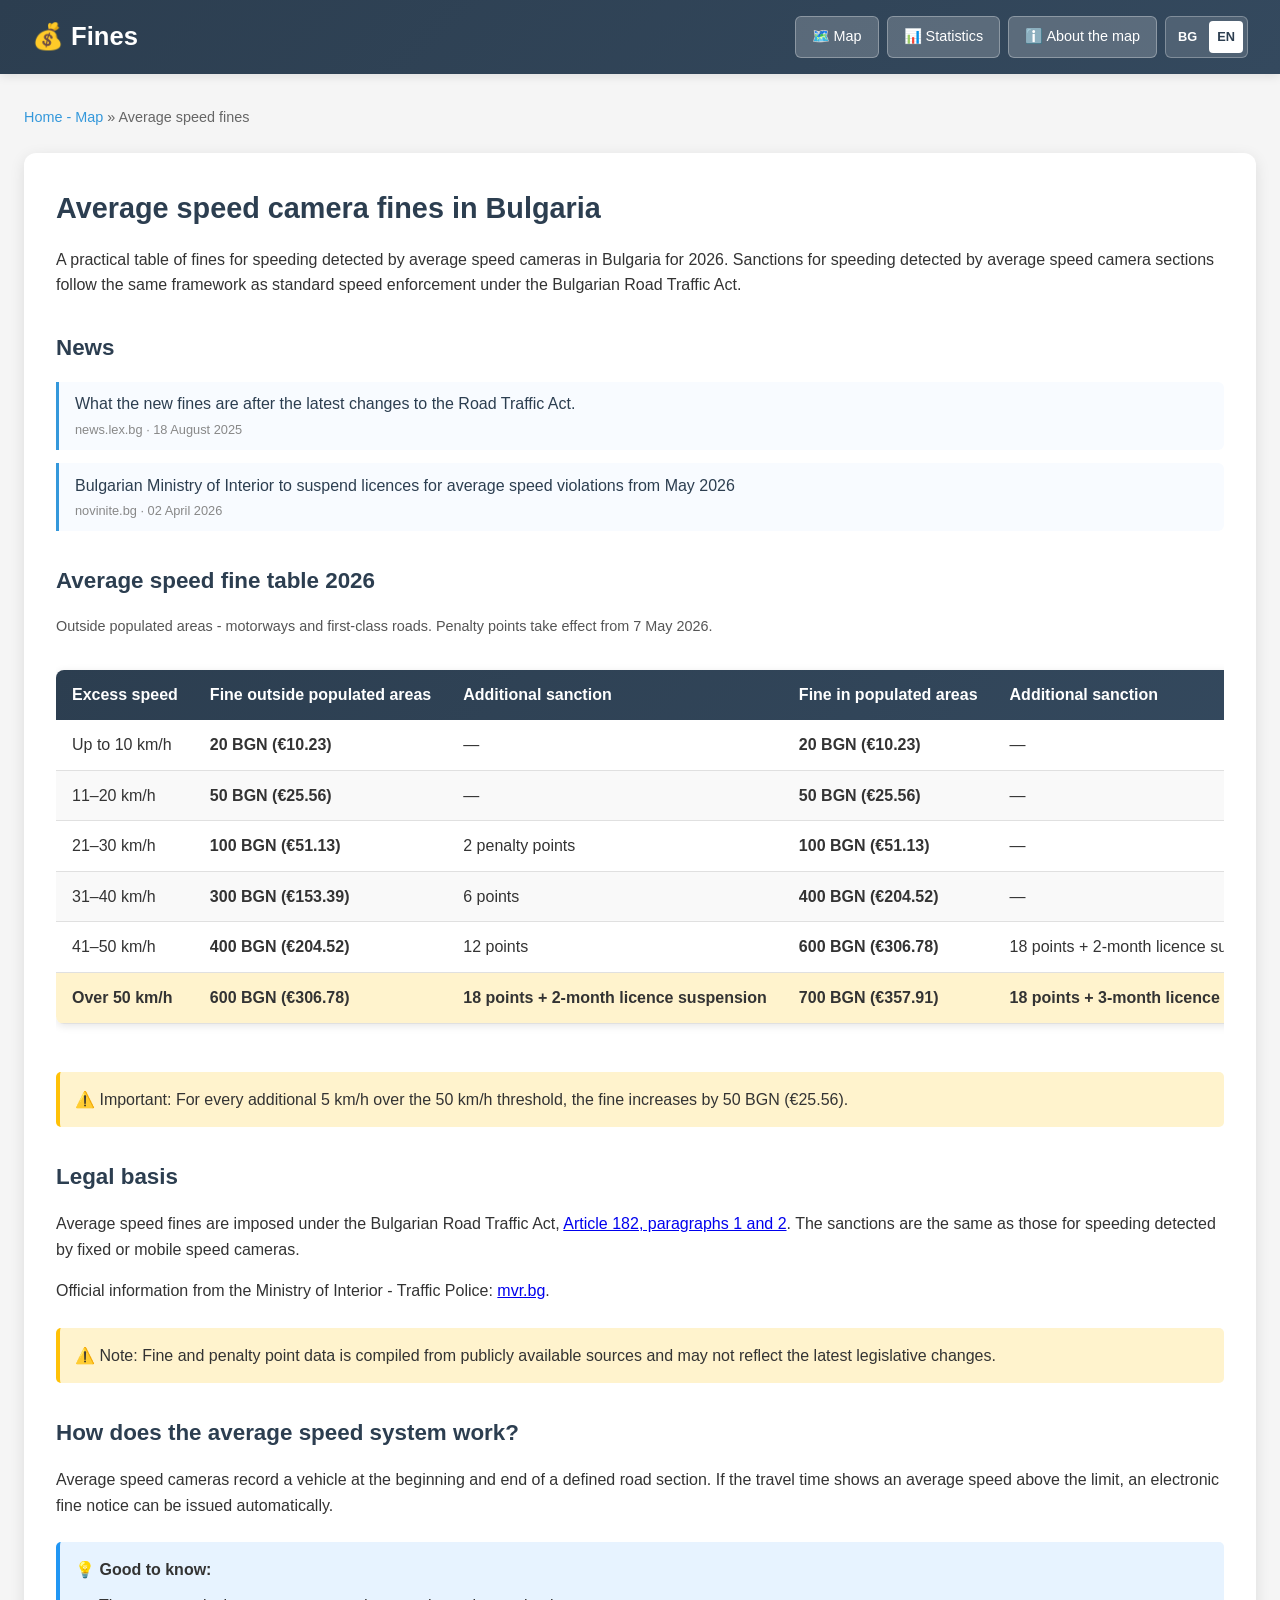
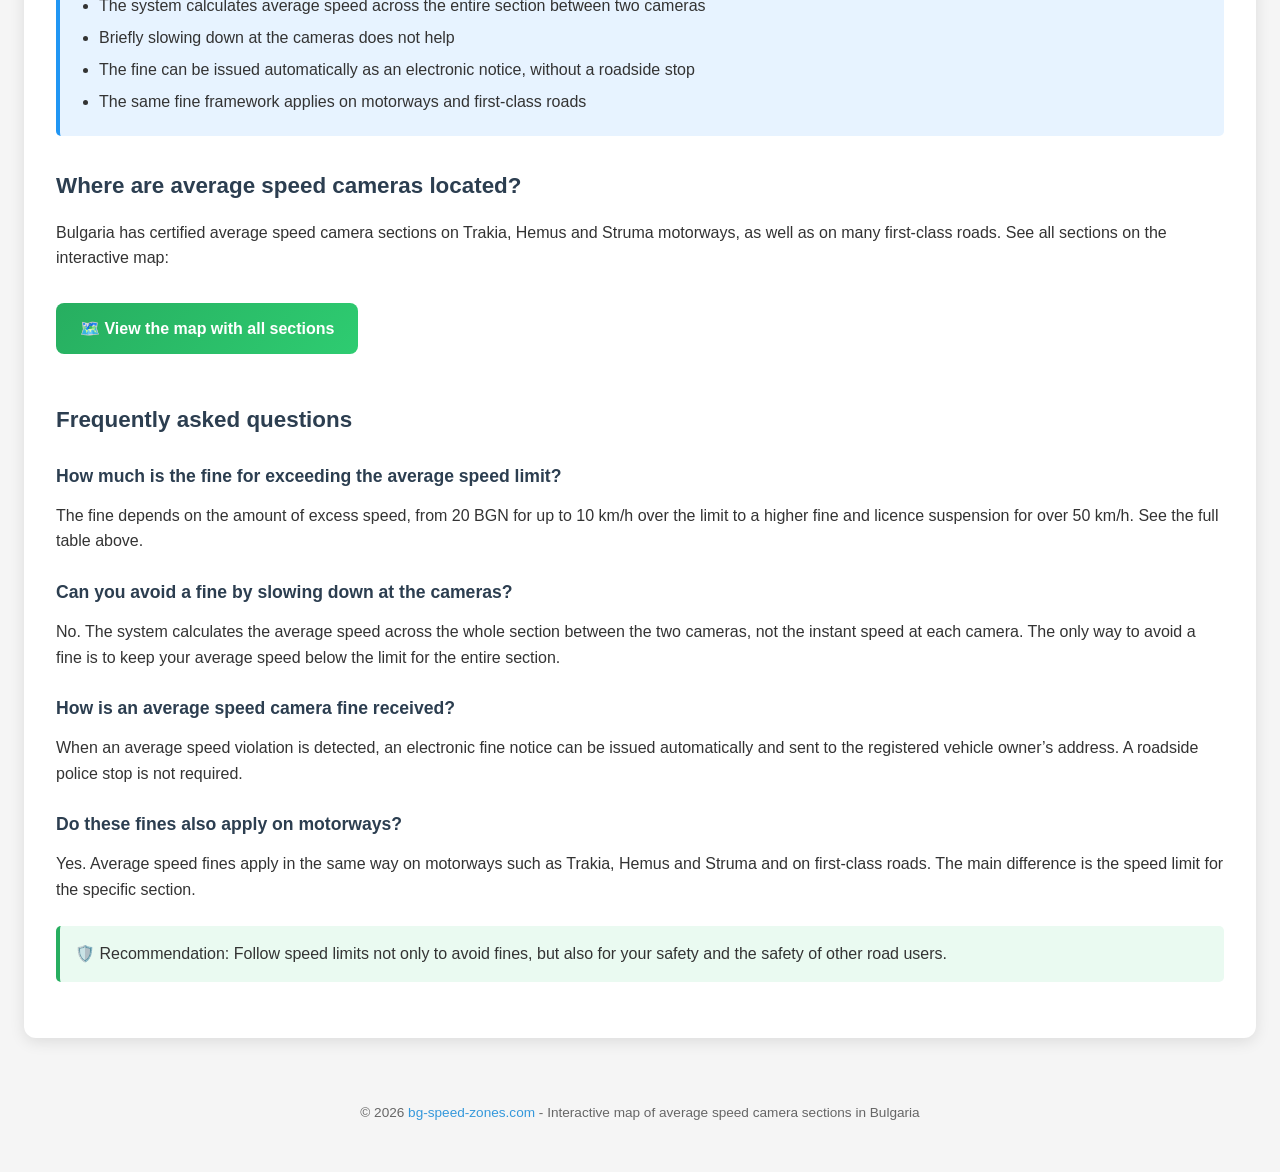
<file: en/globi-sredna-skorost.html>
<!DOCTYPE html>
<html lang="en">

<head>
    <meta charset="UTF-8">
    <meta name="viewport" content="width=device-width, initial-scale=1.0">

    <link rel="icon" type="image/png" href="../speedometer.png">

    <!-- Primary Meta Tags -->
    <title>Average Speed Camera Fines in Bulgaria 2026 - Fine Table</title>
    <meta name="title" content="Average Speed Camera Fines in Bulgaria 2026 - Fine Table">
    <meta name="description" content="Average speed camera fines in Bulgaria for 2026. Full table of sanctions for speeding based on average speed camera sections.">
    <meta name="keywords" content="average speed camera fines Bulgaria, speeding fines Bulgaria 2026, Bulgaria speed camera fines, average speed fine table Bulgaria, Bulgarian Road Traffic Act speeding fines">
    <meta name="author" content="Valeri Penchev">
    <meta name="robots" content="index, follow">
    <meta name="language" content="English">

    <!-- Open Graph / Facebook -->
    <meta property="og:type" content="article">
    <meta property="og:url" content="https://bg-speed-zones.com/en/globi-sredna-skorost">
    <meta property="og:title" content="Average Speed Camera Fines in Bulgaria 2026 - Fine Table">
    <meta property="og:description" content="Average speed camera fines in Bulgaria for 2026. Full table of sanctions for speeding based on average speed camera sections.">
    <meta property="og:locale" content="en_US">

    <!-- Twitter -->
    <meta property="twitter:card" content="summary_large_image">
    <meta property="twitter:url" content="https://bg-speed-zones.com/en/globi-sredna-skorost">
    <meta property="twitter:title" content="Average Speed Camera Fines in Bulgaria 2026 - Fine Table">
    <meta property="twitter:description" content="Average speed camera fines in Bulgaria for 2026. Full table of sanctions for speeding based on average speed camera sections.">

    <!-- Canonical URL -->
    <link rel="canonical" href="https://bg-speed-zones.com/en/globi-sredna-skorost">
    <link rel="alternate" hreflang="bg" href="https://bg-speed-zones.com/globi-sredna-skorost">
    <link rel="alternate" hreflang="en" href="https://bg-speed-zones.com/en/globi-sredna-skorost">
    <link rel="alternate" hreflang="x-default" href="https://bg-speed-zones.com/globi-sredna-skorost">

    <!-- Structured Data - Article -->
    <script type="application/ld+json">
    {
      "@context": "https://schema.org",
      "@type": "Article",
      "headline": "Average Speed Camera Fines in Bulgaria 2026",
      "description": "Average speed camera fines in Bulgaria for 2026. Full table of sanctions for speeding based on average speed camera sections.",
      "url": "https://bg-speed-zones.com/en/globi-sredna-skorost",
      "datePublished": "2026-02-09",
      "dateModified": "2026-02-09",
      "author": {
        "@type": "Person",
        "name": "Valeri Penchev"
      },
      "publisher": {
        "@type": "Person",
        "name": "Valeri Penchev"
      },
      "inLanguage": "en",
      "mainEntityOfPage": {
        "@type": "WebPage",
        "@id": "https://bg-speed-zones.com/en/globi-sredna-skorost"
      }
    }
    </script>

    <!-- Structured Data - FAQPage -->
    <script type="application/ld+json">
    {
      "@context": "https://schema.org",
      "@type": "FAQPage",
      "mainEntity": [
        {
          "@type": "Question",
          "name": "How much is the fine for exceeding the average speed limit in Bulgaria?",
          "acceptedAnswer": {
            "@type": "Answer",
            "text": "The fine depends on the amount of excess speed. The page provides a practical table for average speed camera fines and penalty points in Bulgaria for 2026."
          }
        },
        {
          "@type": "Question",
          "name": "How does the average speed camera system work?",
          "acceptedAnswer": {
            "@type": "Answer",
            "text": "Cameras record a vehicle at the beginning and end of a defined road section. If the travel time shows an average speed above the limit, an electronic fine notice can be issued automatically."
          }
        },
        {
          "@type": "Question",
          "name": "What law regulates average speed fines in Bulgaria?",
          "acceptedAnswer": {
            "@type": "Answer",
            "text": "Average speed fines are imposed under the Bulgarian Road Traffic Act, Article 182, paragraphs 1 and 2."
          }
        },
        {
          "@type": "Question",
          "name": "Can you avoid a fine by slowing down at the cameras?",
          "acceptedAnswer": {
            "@type": "Answer",
            "text": "No. The system calculates average speed across the whole section between two cameras, not the instant speed at each camera."
          }
        },
        {
          "@type": "Question",
          "name": "Where are average speed cameras located in Bulgaria?",
          "acceptedAnswer": {
            "@type": "Answer",
            "text": "Average speed camera sections are located on Trakia, Hemus, Struma and Maritsa motorways and on first-class roads across Bulgaria. The interactive map on bg-speed-zones.com shows the certified sections."
          }
        }
      ]
    }
    </script>

    <style>
        * {
            margin: 0;
            padding: 0;
            box-sizing: border-box;
        }

        body {
            font-family: -apple-system, BlinkMacSystemFont, 'Segoe UI', Roboto, sans-serif;
            background: #f5f5f5;
            color: #333;
            line-height: 1.6;
        }

        .header {
            background: linear-gradient(135deg, #2c3e50, #34495e);
            color: white;
            padding: 1rem 2rem;
            box-shadow: 0 2px 10px rgba(0, 0, 0, 0.1);
        }

        .header-content {
            max-width: 1300px;
            margin: 0 auto;
            display: flex;
            justify-content: space-between;
            align-items: center;
        }

        .header h1 {
            font-size: 1.6rem;
            font-weight: 600;
        }

        nav {
            display: flex;
            gap: 0.5rem;
            flex-wrap: wrap;
        }

        nav a {
            color: white;
            text-decoration: none;
            background: rgba(255, 255, 255, 0.2);
            border: 1px solid rgba(255, 255, 255, 0.3);
            padding: 0.5rem 1rem;
            border-radius: 6px;
            font-size: 0.9rem;
            transition: all 0.3s ease;
            white-space: nowrap;
        }

        nav a:hover {
            background: rgba(255, 255, 255, 0.3);
        }

        .language-switcher {
            display: inline-flex;
            gap: 0.25rem;
            background: rgba(255, 255, 255, 0.14);
            border: 1px solid rgba(255, 255, 255, 0.28);
            border-radius: 6px;
            padding: 0.25rem;
        }

        .language-switcher a {
            border: 0;
            border-radius: 4px;
            background: transparent;
            color: white;
            cursor: pointer;
            font-size: 0.8rem;
            font-weight: 700;
            padding: 0.35rem 0.5rem;
        }

        .language-switcher a:hover,
        .language-switcher a.active {
            background: white;
            color: #2c3e50;
        }

        .content {
            max-width: 1300px;
            margin: 2rem auto;
            padding: 0 1.5rem;
        }

        .main-card {
            background: white;
            border-radius: 12px;
            box-shadow: 0 4px 15px rgba(0, 0, 0, 0.1);
            padding: 2rem;
            margin-bottom: 2rem;
        }

        h1.page-title {
            color: #2c3e50;
            font-size: 1.8rem;
            margin-bottom: 1rem;
        }

        h2 {
            color: #2c3e50;
            font-size: 1.4rem;
            margin: 2rem 0 1rem 0;
        }

        h3 {
            color: #2c3e50;
            font-size: 1.1rem;
            margin: 1.5rem 0 0.8rem 0;
        }

        p {
            margin-bottom: 1rem;
        }

        .fines-table {
            width: 100%;
            border-collapse: collapse;
            margin: 1.5rem 0;
            border-radius: 8px;
            overflow: hidden;
            box-shadow: 0 2px 8px rgba(0, 0, 0, 0.1);
        }

        .fines-table thead {
            background: linear-gradient(135deg, #2c3e50, #34495e);
            color: white;
        }

        .fines-table th {
            padding: 12px 16px;
            text-align: left;
            font-weight: 600;
            white-space: nowrap;
        }

        .fines-table td {
            padding: 12px 16px;
            border-bottom: 1px solid #e0e0e0;
            white-space: nowrap;
        }

        .fines-table tbody tr:nth-child(even) {
            background-color: #f9f9f9;
        }

        .fines-table tbody tr:hover {
            background-color: #f0f4f8;
        }

        .fines-table tbody tr:last-child {
            background-color: #fff3cd;
        }

        .fines-table tbody tr:last-child td {
            font-weight: 600;
        }

        .info-box {
            padding: 15px;
            border-radius: 5px;
            margin: 1.5rem 0;
        }

        .info-box-warning {
            background-color: #fff3cd;
            border-left: 4px solid #ffc107;
        }

        .info-box-info {
            background-color: #e7f3ff;
            border-left: 4px solid #2196F3;
        }

        .info-box ul {
            margin: 10px 0 0 0;
            padding-left: 1.5rem;
        }

        .info-box li {
            margin-bottom: 0.4rem;
        }

        .map-link {
            display: inline-block;
            background: linear-gradient(135deg, #27ae60, #2ecc71);
            color: white;
            padding: 0.8rem 1.5rem;
            border-radius: 8px;
            text-decoration: none;
            font-weight: 600;
            margin: 1rem 0;
            transition: all 0.3s ease;
        }

        .map-link:hover {
            transform: translateY(-2px);
            box-shadow: 0 4px 12px rgba(39, 174, 96, 0.3);
        }

        .breadcrumb {
            font-size: 0.9rem;
            color: #666;
            margin-bottom: 1.5rem;
        }

        .breadcrumb a {
            color: #3498db;
            text-decoration: none;
        }

        .breadcrumb a:hover {
            text-decoration: underline;
        }

        .news-list {
            list-style: none;
            padding: 0;
            margin: 1rem 0 0 0;
        }

        .news-list li {
            border-left: 3px solid #3498db;
            padding: 0.6rem 1rem;
            margin-bottom: 0.8rem;
            background: #f8fbff;
            border-radius: 0 6px 6px 0;
        }

        .news-list li a {
            color: #2c3e50;
            text-decoration: none;
            font-weight: 500;
        }

        .news-list li a:hover {
            color: #3498db;
            text-decoration: underline;
        }

        .news-source {
            font-size: 0.8rem;
            color: #888;
            display: block;
            margin-top: 0.2rem;
        }

        footer {
            text-align: center;
            padding: 2rem;
            color: #666;
            font-size: 0.85rem;
        }

        footer a {
            color: #3498db;
            text-decoration: none;
        }

        @media (max-width: 768px) {
            .header {
                padding: 1rem;
            }

            .header-content {
                flex-direction: column;
                gap: 1rem;
                text-align: center;
            }

            .header h1 {
                font-size: 1.3rem;
            }

            nav {
                justify-content: center;
            }

            nav a {
                padding: 0.4rem 0.8rem;
                font-size: 0.85rem;
            }

            .content {
                padding: 0 1rem;
                margin: 1rem auto;
            }

            .main-card {
                padding: 1.5rem;
            }

            h1.page-title {
                font-size: 1.4rem;
            }

            .fines-table th,
            .fines-table td {
                padding: 8px 10px;
                font-size: 0.9rem;
            }
        }
    </style>
</head>

<body data-page="fines">
    <div class="header">
        <div class="header-content">
            <h1 data-i18n="pages.fines.headerTitle">💰 Fines</h1>
            <nav>
                <a href="/en/" data-i18n="nav.map">🗺️ Map</a>
                <a href="/en/statistika" data-i18n="nav.statistics">📊 Statistics</a>
                <a href="/en/za-kartata" data-i18n="nav.about">ℹ️ About the map</a>
                <span class="language-switcher">
                    <a href="/globi-sredna-skorost" data-lang-option="bg">BG</a>
                    <a href="/en/globi-sredna-skorost" data-lang-option="en">EN</a>
                </span>
            </nav>
        </div>
    </div>

    <div class="content">
        <div class="breadcrumb">
            <a href="/en/" data-i18n="pages.fines.breadcrumbHome">Home - Map</a> &raquo; <span data-i18n="pages.fines.breadcrumbCurrent">Average speed fines</span>
        </div>

        <div class="main-card">
            <h1 class="page-title" data-i18n="pages.fines.pageTitle">Average speed camera fines in Bulgaria</h1>
            <p data-i18n="pages.fines.intro">A practical table of fines for speeding detected by average speed cameras in Bulgaria for 2026. Sanctions for speeding detected by average speed camera sections follow the same framework as standard speed enforcement under the Bulgarian Road Traffic Act.</p>

            <h2 data-i18n="pages.fines.newsTitle">News</h2>
            <ul class="news-list">
                <li>
                    <a href="https://news.lex.bg/pregled-na-pechata/след-последните-промени-в-закона-за-дв/" target="_blank" rel="noopener" data-i18n="pages.fines.newsFirst">What the new fines are after the latest changes to the Road Traffic Act.</a>
                    <span class="news-source" data-i18n="pages.fines.newsFirstSource">news.lex.bg · 18 August 2025</span>
                </li>
                <li>
                    <a href="https://m.novinite.bg/articles/282696/mvr-vzema-knizhki-za-sredna-skorost-ot-may" target="_blank" rel="noopener" data-i18n="pages.fines.newsSecond">Bulgarian Ministry of Interior to suspend licences for average speed violations from May 2026</a>
                    <span class="news-source" data-i18n="pages.fines.newsSecondSource">novinite.bg · 02 April 2026</span>
                </li>
            </ul>

            <h2 data-i18n="pages.fines.tableTitle">Average speed fine table 2026</h2>
            <p style="font-size:0.9rem; color:#555; margin-bottom:0.5rem;" data-i18n="pages.fines.tableNote">Outside populated areas - motorways and first-class roads. Penalty points take effect from 7 May 2026.</p>
            <div style="overflow-x:auto;">
            <table class="fines-table">
                <thead>
                    <tr>
                        <th data-i18n="pages.fines.excess">Excess speed</th>
                        <th data-i18n="pages.fines.fine">Fine outside populated areas</th>
                        <th data-i18n="pages.fines.additional">Additional sanction</th>
                        <th data-i18n="pages.fines.fineUrban">Fine in populated areas</th>
                        <th data-i18n="pages.fines.additionalUrban">Additional sanction</th>
                    </tr>
                </thead>
                <tbody>
                    <tr>
                        <td data-i18n="pages.fines.upTo10">Up to 10 km/h</td>
                        <td><strong>20 BGN (€10.23)</strong></td>
                        <td>—</td>
                        <td><strong>20 BGN (€10.23)</strong></td>
                        <td>—</td>
                    </tr>
                    <tr>
                        <td>11–20 km/h</td>
                        <td><strong>50 BGN (€25.56)</strong></td>
                        <td>—</td>
                        <td><strong>50 BGN (€25.56)</strong></td>
                        <td>—</td>
                    </tr>
                    <tr>
                        <td>21–30 km/h</td>
                        <td><strong>100 BGN (€51.13)</strong></td>
                        <td data-i18n="pages.fines.points2">2 penalty points</td>
                        <td><strong>100 BGN (€51.13)</strong></td>
                        <td>—</td>
                    </tr>
                    <tr>
                        <td>31–40 km/h</td>
                        <td><strong>300 BGN (€153.39)</strong></td>
                        <td data-i18n="pages.fines.points6">6 points</td>
                        <td><strong>400 BGN (€204.52)</strong></td>
                        <td>—</td>
                    </tr>
                    <tr>
                        <td>41–50 km/h</td>
                        <td><strong>400 BGN (€204.52)</strong></td>
                        <td data-i18n="pages.fines.points12">12 points</td>
                        <td><strong>600 BGN (€306.78)</strong></td>
                        <td data-i18n="pages.fines.suspension2">18 points + 2-month licence suspension</td>
                    </tr>
                    <tr>
                        <td data-i18n="pages.fines.over50">Over 50 km/h</td>
                        <td><strong>600 BGN (€306.78)</strong></td>
                        <td data-i18n="pages.fines.points18">18 points + 2-month licence suspension</td>
                        <td><strong>700 BGN (€357.91)</strong></td>
                        <td data-i18n="pages.fines.suspension3">18 points + 3-month licence suspension</td>
                    </tr>
                </tbody>
            </table>
            </div>

            <div class="info-box info-box-warning">
                <span data-i18n="pages.fines.important">⚠️ Important: For every additional 5 km/h over the 50 km/h threshold, the fine increases by 50 BGN (€25.56).</span>
            </div>

            <h2 data-i18n="pages.fines.legalTitle">Legal basis</h2>
            <p data-i18n-html="pages.fines.legalText">Average speed fines are imposed under the Bulgarian Road Traffic Act, <a href="https://lex.bg/laws/ldoc/2134649345#i_11284" target="_blank" rel="noopener noreferrer nofollow">Article 182, paragraphs 1 and 2</a>. The sanctions are the same as those for speeding detected by fixed or mobile speed cameras.</p>
            <p data-i18n-html="pages.fines.mvrSource">Official information from the Ministry of Interior - Traffic Police: <a href="https://mvr.bg/opp/полезна-информация/полезна-пътна-информация/налагане-на-глоби-и-наказания-за-превишена-скорост" target="_blank" rel="noopener noreferrer nofollow">mvr.bg</a>.</p>

            <div class="info-box info-box-warning">
                <span data-i18n="pages.fines.disclaimer">⚠️ Note: Fine and penalty point data is compiled from publicly available sources and may not reflect the latest legislative changes.</span>
            </div>

            <h2 data-i18n="pages.fines.howTitle">How does the average speed system work?</h2>
            <p data-i18n="pages.fines.howText">Average speed cameras record a vehicle at the beginning and end of a defined road section. If the travel time shows an average speed above the limit, an electronic fine notice can be issued automatically.</p>

            <div class="info-box info-box-info">
                <strong data-i18n="pages.fines.usefulTitle">💡 Good to know:</strong>
                <ul>
                    <li data-i18n="pages.fines.useful1">The system calculates average speed across the entire section between two cameras</li>
                    <li data-i18n="pages.fines.useful2">Briefly slowing down at the cameras does not help</li>
                    <li data-i18n="pages.fines.useful3">The fine can be issued automatically as an electronic notice, without a roadside stop</li>
                    <li data-i18n="pages.fines.useful4">The same fine framework applies on motorways and first-class roads</li>
                </ul>
            </div>

            <h2 data-i18n="pages.fines.whereTitle">Where are average speed cameras located?</h2>
            <p data-i18n="pages.fines.whereText">Bulgaria has certified average speed camera sections on Trakia, Hemus and Struma motorways, as well as on many first-class roads. See all sections on the interactive map:</p>
            <a href="/en/" class="map-link" data-i18n="pages.fines.viewMap">🗺️ View the map with all sections</a>

            <h2 data-i18n="pages.fines.faqTitle">Frequently asked questions</h2>

            <h3 data-i18n="pages.fines.faqFineTitle">How much is the fine for exceeding the average speed limit?</h3>
            <p data-i18n="pages.fines.faqFineText">The fine depends on the amount of excess speed, from 20 BGN for up to 10 km/h over the limit to a higher fine and licence suspension for over 50 km/h. See the full table above.</p>

            <h3 data-i18n="pages.fines.faqSlowTitle">Can you avoid a fine by slowing down at the cameras?</h3>
            <p data-i18n="pages.fines.faqSlowText">No. The system calculates the average speed across the whole section between the two cameras, not the instant speed at each camera. The only way to avoid a fine is to keep your average speed below the limit for the entire section.</p>

            <h3 data-i18n="pages.fines.faqReceiveTitle">How is an average speed camera fine received?</h3>
            <p data-i18n="pages.fines.faqReceiveText">When an average speed violation is detected, an electronic fine notice can be issued automatically and sent to the registered vehicle owner’s address. A roadside police stop is not required.</p>

            <h3 data-i18n="pages.fines.faqMotorwaysTitle">Do these fines also apply on motorways?</h3>
            <p data-i18n="pages.fines.faqMotorwaysText">Yes. Average speed fines apply in the same way on motorways such as Trakia, Hemus and Struma and on first-class roads. The main difference is the speed limit for the specific section.</p>

            <div class="info-box" style="background:#eafaf1; border-left:4px solid #27ae60; margin-top:1.5rem;">
                <span data-i18n="pages.fines.recommendation">🛡️ Recommendation: Follow speed limits not only to avoid fines, but also for your safety and the safety of other road users.</span>
            </div>
        </div>
    </div>

    <footer>
        <p>&copy; 2026 <a href="/en/">bg-speed-zones.com</a> - <span data-i18n="siteFooter.text">Interactive map of average speed camera sections in Bulgaria</span></p>
    </footer>
    <script src="../locales/bg.js"></script>
    <script src="../locales/en.js"></script>
    <script src="../i18n.js"></script>
</body>

</html>
</file>
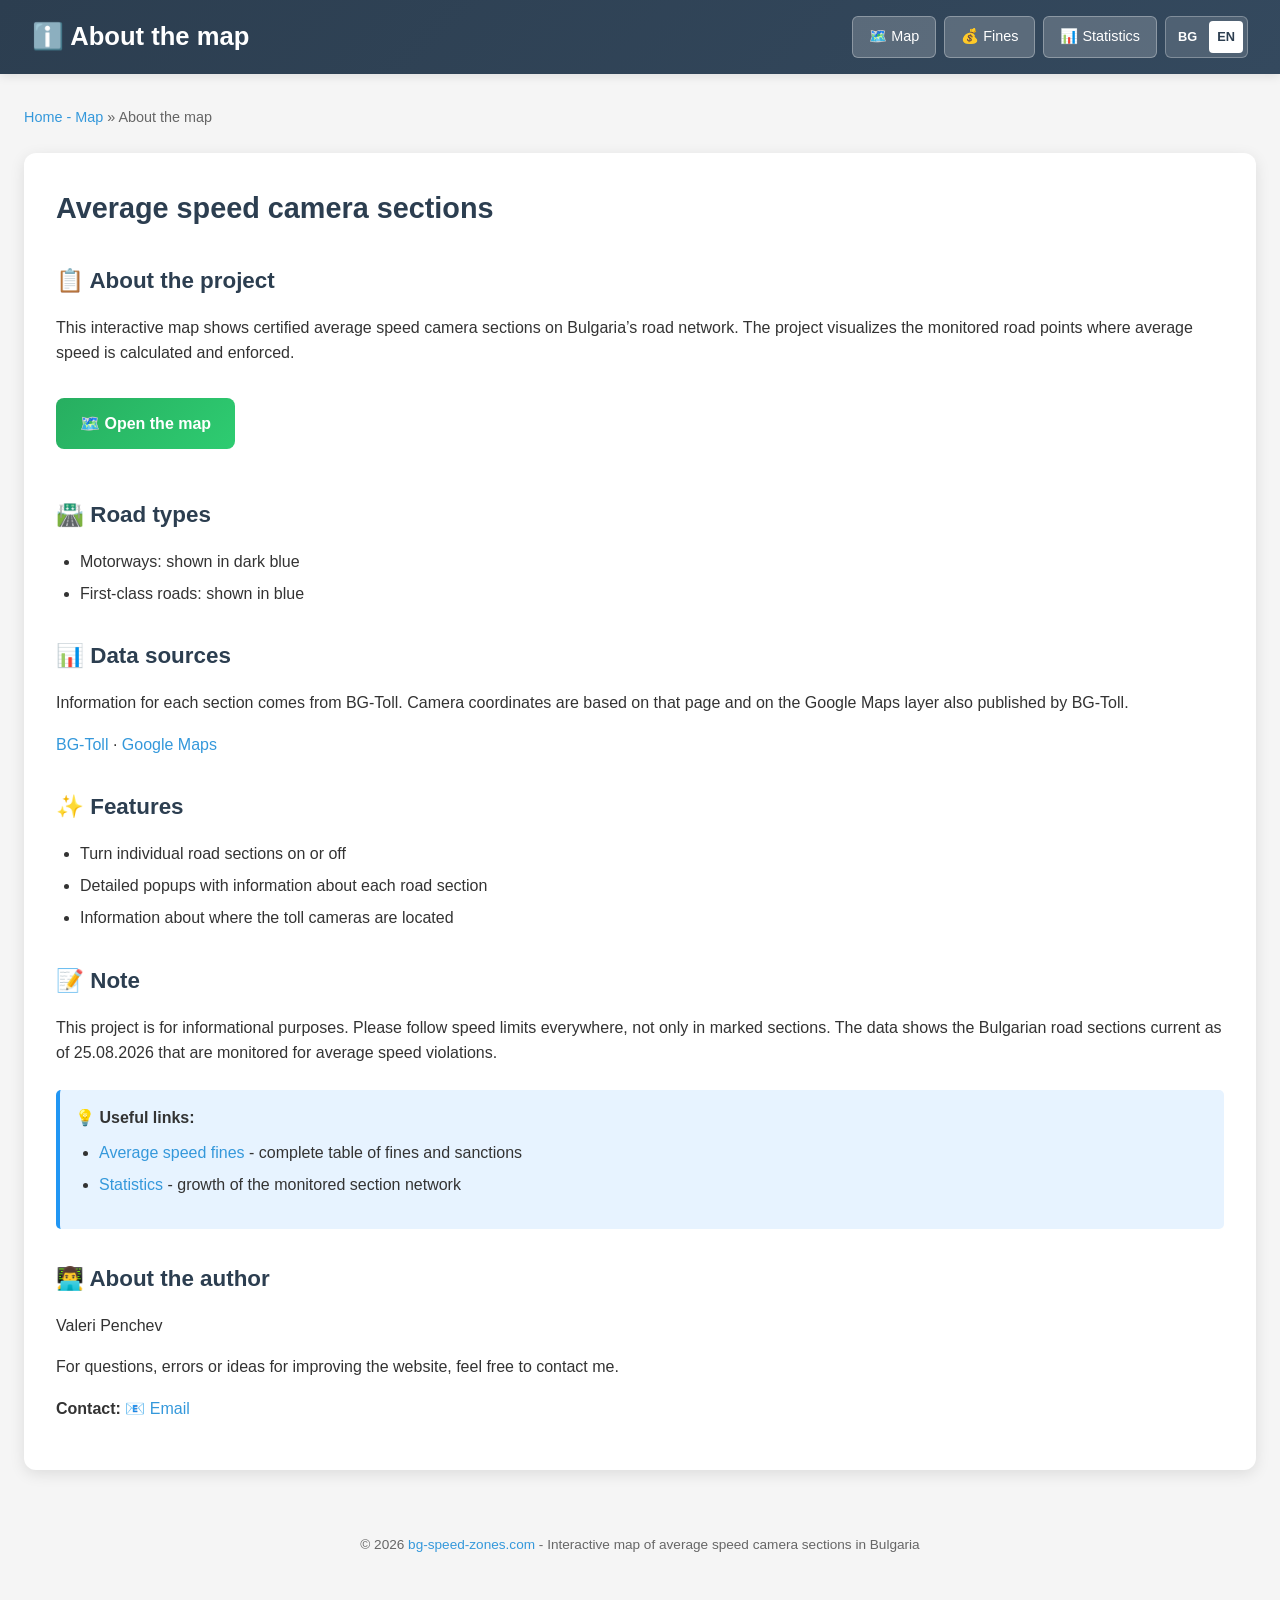
<file: en/za-kartata.html>
<!DOCTYPE html>
<html lang="en">

<head>
    <meta charset="UTF-8">
    <meta name="viewport" content="width=device-width, initial-scale=1.0">

    <link rel="icon" type="image/png" href="../speedometer.png">

    <!-- Primary Meta Tags -->
    <title>About the Map - Average Speed Camera Sections in Bulgaria</title>
    <meta name="title" content="About the Map - Average Speed Camera Sections in Bulgaria">
    <meta name="description" content="Information about the interactive map of average speed camera sections in Bulgaria, including data sources, features and contact details.">
    <meta name="keywords" content="about Bulgaria speed camera map, average speed camera map Bulgaria information, BG Toll average speed sections, Bulgaria road camera locations">
    <meta name="author" content="Valeri Penchev">
    <meta name="robots" content="index, follow">
    <meta name="language" content="English">

    <!-- Open Graph / Facebook -->
    <meta property="og:type" content="website">
    <meta property="og:url" content="https://bg-speed-zones.com/en/za-kartata">
    <meta property="og:title" content="About the Map - Average Speed Camera Sections in Bulgaria">
    <meta property="og:description" content="Information about the interactive map of average speed camera sections in Bulgaria, including data sources, features and contact details.">
    <meta property="og:locale" content="en_US">

    <!-- Twitter -->
    <meta property="twitter:card" content="summary_large_image">
    <meta property="twitter:url" content="https://bg-speed-zones.com/en/za-kartata">
    <meta property="twitter:title" content="About the Map - Average Speed Camera Sections in Bulgaria">
    <meta property="twitter:description" content="Information about the interactive map of average speed camera sections in Bulgaria, including data sources, features and contact details.">

    <!-- Canonical URL -->
    <link rel="canonical" href="https://bg-speed-zones.com/en/za-kartata">
    <link rel="alternate" hreflang="bg" href="https://bg-speed-zones.com/za-kartata">
    <link rel="alternate" hreflang="en" href="https://bg-speed-zones.com/en/za-kartata">
    <link rel="alternate" hreflang="x-default" href="https://bg-speed-zones.com/za-kartata">

    <style>
        * { margin: 0; padding: 0; box-sizing: border-box; }
        body { font-family: -apple-system, BlinkMacSystemFont, 'Segoe UI', Roboto, sans-serif; background: #f5f5f5; color: #333; line-height: 1.6; }
        .header { background: linear-gradient(135deg, #2c3e50, #34495e); color: white; padding: 1rem 2rem; box-shadow: 0 2px 10px rgba(0,0,0,0.1); }
        .header-content { max-width: 1300px; margin: 0 auto; display: flex; justify-content: space-between; align-items: center; }
        .header h1 { font-size: 1.6rem; font-weight: 600; }
        nav { display: flex; gap: 0.5rem; flex-wrap: wrap; }
        nav a { color: white; text-decoration: none; background: rgba(255,255,255,0.2); border: 1px solid rgba(255,255,255,0.3); padding: 0.5rem 1rem; border-radius: 6px; font-size: 0.9rem; transition: all 0.3s ease; white-space: nowrap; }
        nav a:hover { background: rgba(255,255,255,0.3); }
        .language-switcher { display: inline-flex; gap: 0.25rem; background: rgba(255,255,255,0.14); border: 1px solid rgba(255,255,255,0.28); border-radius: 6px; padding: 0.25rem; }
        .language-switcher a { border: 0; border-radius: 4px; background: transparent; color: white; cursor: pointer; font-size: 0.8rem; font-weight: 700; padding: 0.35rem 0.5rem; }
        .language-switcher a:hover, .language-switcher a.active { background: white; color: #2c3e50; }
        .content { max-width: 1300px; margin: 2rem auto; padding: 0 1.5rem; }
        .main-card { background: white; border-radius: 12px; box-shadow: 0 4px 15px rgba(0,0,0,0.1); padding: 2rem; margin-bottom: 2rem; }
        h1.page-title { color: #2c3e50; font-size: 1.8rem; margin-bottom: 1rem; }
        h2 { color: #2c3e50; font-size: 1.4rem; margin: 2rem 0 1rem 0; }
        h3 { color: #2c3e50; font-size: 1.1rem; margin: 1.5rem 0 0.8rem 0; }
        p { margin-bottom: 1rem; }
        ul { margin-bottom: 1rem; padding-left: 1.5rem; }
        li { margin-bottom: 0.4rem; }
        a { color: #3498db; text-decoration: none; }
        a:hover { text-decoration: underline; }
        .breadcrumb { font-size: 0.9rem; color: #666; margin-bottom: 1.5rem; }
        .map-link { display: inline-block; background: linear-gradient(135deg, #27ae60, #2ecc71); color: white; padding: 0.8rem 1.5rem; border-radius: 8px; text-decoration: none; font-weight: 600; margin: 1rem 0; transition: all 0.3s ease; }
        .map-link:hover { transform: translateY(-2px); box-shadow: 0 4px 12px rgba(39,174,96,0.3); text-decoration: none; }
        .info-box { padding: 15px; border-radius: 5px; margin: 1.5rem 0; background-color: #e7f3ff; border-left: 4px solid #2196F3; }
        footer { text-align: center; padding: 2rem; color: #666; font-size: 0.85rem; }
        footer a { color: #3498db; text-decoration: none; }
        @media (max-width: 768px) {
            .header { padding: 1rem; }
            .header-content { flex-direction: column; gap: 1rem; text-align: center; }
            .header h1 { font-size: 1.3rem; }
            nav { justify-content: center; }
            nav a { padding: 0.4rem 0.8rem; font-size: 0.85rem; }
            .content { padding: 0 1rem; margin: 1rem auto; }
            .main-card { padding: 1.5rem; }
            h1.page-title { font-size: 1.4rem; }
        }
    </style>
</head>

<body data-page="about">
    <div class="header">
        <div class="header-content">
            <h1 data-i18n="pages.about.headerTitle">ℹ️ About the map</h1>
            <nav>
                <a href="/en/" data-i18n="nav.map">🗺️ Map</a>
                <a href="/en/globi-sredna-skorost" data-i18n="nav.fines">💰 Fines</a>
                <a href="/en/statistika" data-i18n="nav.statistics">📊 Statistics</a>
                <span class="language-switcher">
                    <a href="/za-kartata" data-lang-option="bg">BG</a>
                    <a href="/en/za-kartata" data-lang-option="en">EN</a>
                </span>
            </nav>
        </div>
    </div>

    <div class="content">
        <div class="breadcrumb">
            <a href="/en/" data-i18n="pages.about.breadcrumbHome">Home - Map</a> &raquo; <span data-i18n="pages.about.breadcrumbCurrent">About the map</span>
        </div>

        <div class="main-card">
            <h1 class="page-title" data-i18n="pages.about.pageTitle">Average speed camera sections</h1>

            <h2 data-i18n="pages.about.projectTitle">📋 About the project</h2>
            <p data-i18n="pages.about.projectText">This interactive map shows certified average speed camera sections on Bulgaria’s road network. The project visualizes the monitored road points where average speed is calculated and enforced.</p>

            <a href="/en/" class="map-link" data-i18n="pages.about.openMap">🗺️ Open the map</a>

            <h2 data-i18n="pages.about.roadTypesTitle">🛣️ Road types</h2>
            <ul>
                <li data-i18n="pages.about.highwaysType">Motorways: shown in dark blue</li>
                <li data-i18n="pages.about.mainRoadsType">First-class roads: shown in blue</li>
            </ul>

            <h2 data-i18n="pages.about.sourcesTitle">📊 Data sources</h2>
            <p data-i18n="pages.about.sourcesText">Information for each section comes from BG-Toll. Camera coordinates are based on that page and on the Google Maps layer also published by BG-Toll.</p>
            <p><a href="https://www.bgtoll.bg/vaprosi-i-otgovori/sredna-skorost/wim" target="_blank" rel="noopener noreferrer nofollow">BG-Toll</a> · <a href="https://www.google.com/maps/d/u/0/viewer?mid=1bydr93x-u18Oz3lm7ngmWhVTgsP2Eys&ll=42.70781135198676%2C25.26928449999999&z=8" target="_blank" rel="noopener noreferrer nofollow">Google Maps</a></p>

            <h2 data-i18n="pages.about.featuresTitle">✨ Features</h2>
            <ul>
                <li data-i18n="pages.about.featureToggle">Turn individual road sections on or off</li>
                <li data-i18n="pages.about.featurePopups">Detailed popups with information about each road section</li>
                <li data-i18n="pages.about.featureCameras">Information about where the toll cameras are located</li>
            </ul>

            <h2 data-i18n="pages.about.noteTitle">📝 Note</h2>
            <p data-i18n="pages.about.noteText">This project is for informational purposes. Please follow speed limits everywhere, not only in marked sections. The data shows the Bulgarian road sections current as of 25.08.2026 that are monitored for average speed violations.</p>

            <div class="info-box">
                <strong data-i18n="pages.about.usefulLinks">💡 Useful links:</strong>
                <ul style="margin-top: 10px;">
                    <li><a href="/en/globi-sredna-skorost" data-i18n="pages.about.finesLink">Average speed fines</a> - <span data-i18n="pages.about.finesLinkDescription">complete table of fines and sanctions</span></li>
                    <li><a href="/en/statistika" data-i18n="pages.about.statsLink">Statistics</a> - <span data-i18n="pages.about.statsLinkDescription">growth of the monitored section network</span></li>
                </ul>
            </div>

            <h2 data-i18n="pages.about.authorTitle">👨‍💻 About the author</h2>
            <p data-i18n="pages.about.authorName">Valeri Penchev</p>
            <p data-i18n="pages.about.authorText">For questions, errors or ideas for improving the website, feel free to contact me.</p>
            <p><strong data-i18n="pages.about.contact">Contact:</strong>
                <a href="mailto:valeri.projects@gmail.com">📧 Email</a>
            </p>
        </div>
    </div>

    <footer>
        <p>&copy; 2026 <a href="/en/">bg-speed-zones.com</a> - <span data-i18n="siteFooter.text">Interactive map of average speed camera sections in Bulgaria</span></p>
    </footer>
    <script src="../locales/bg.js"></script>
    <script src="../locales/en.js"></script>
    <script src="../i18n.js"></script>
</body>

</html>
</file>
